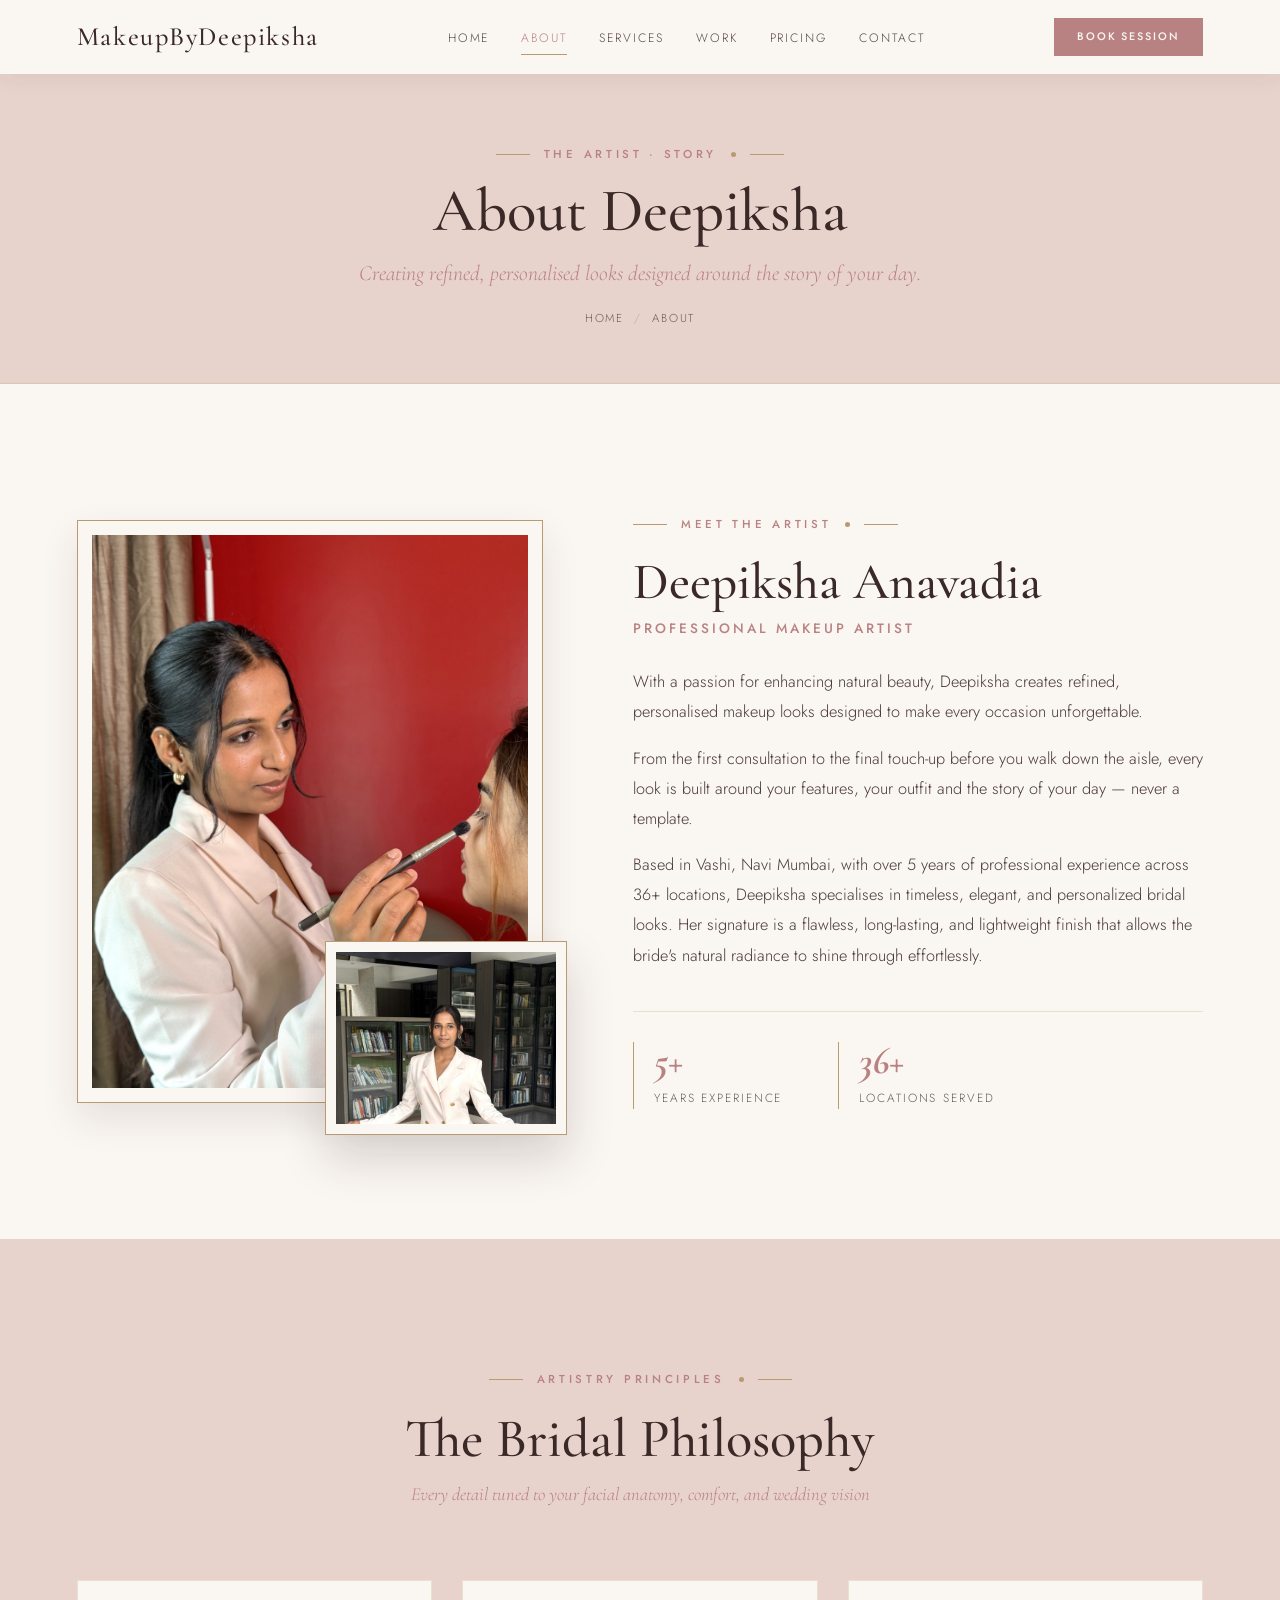
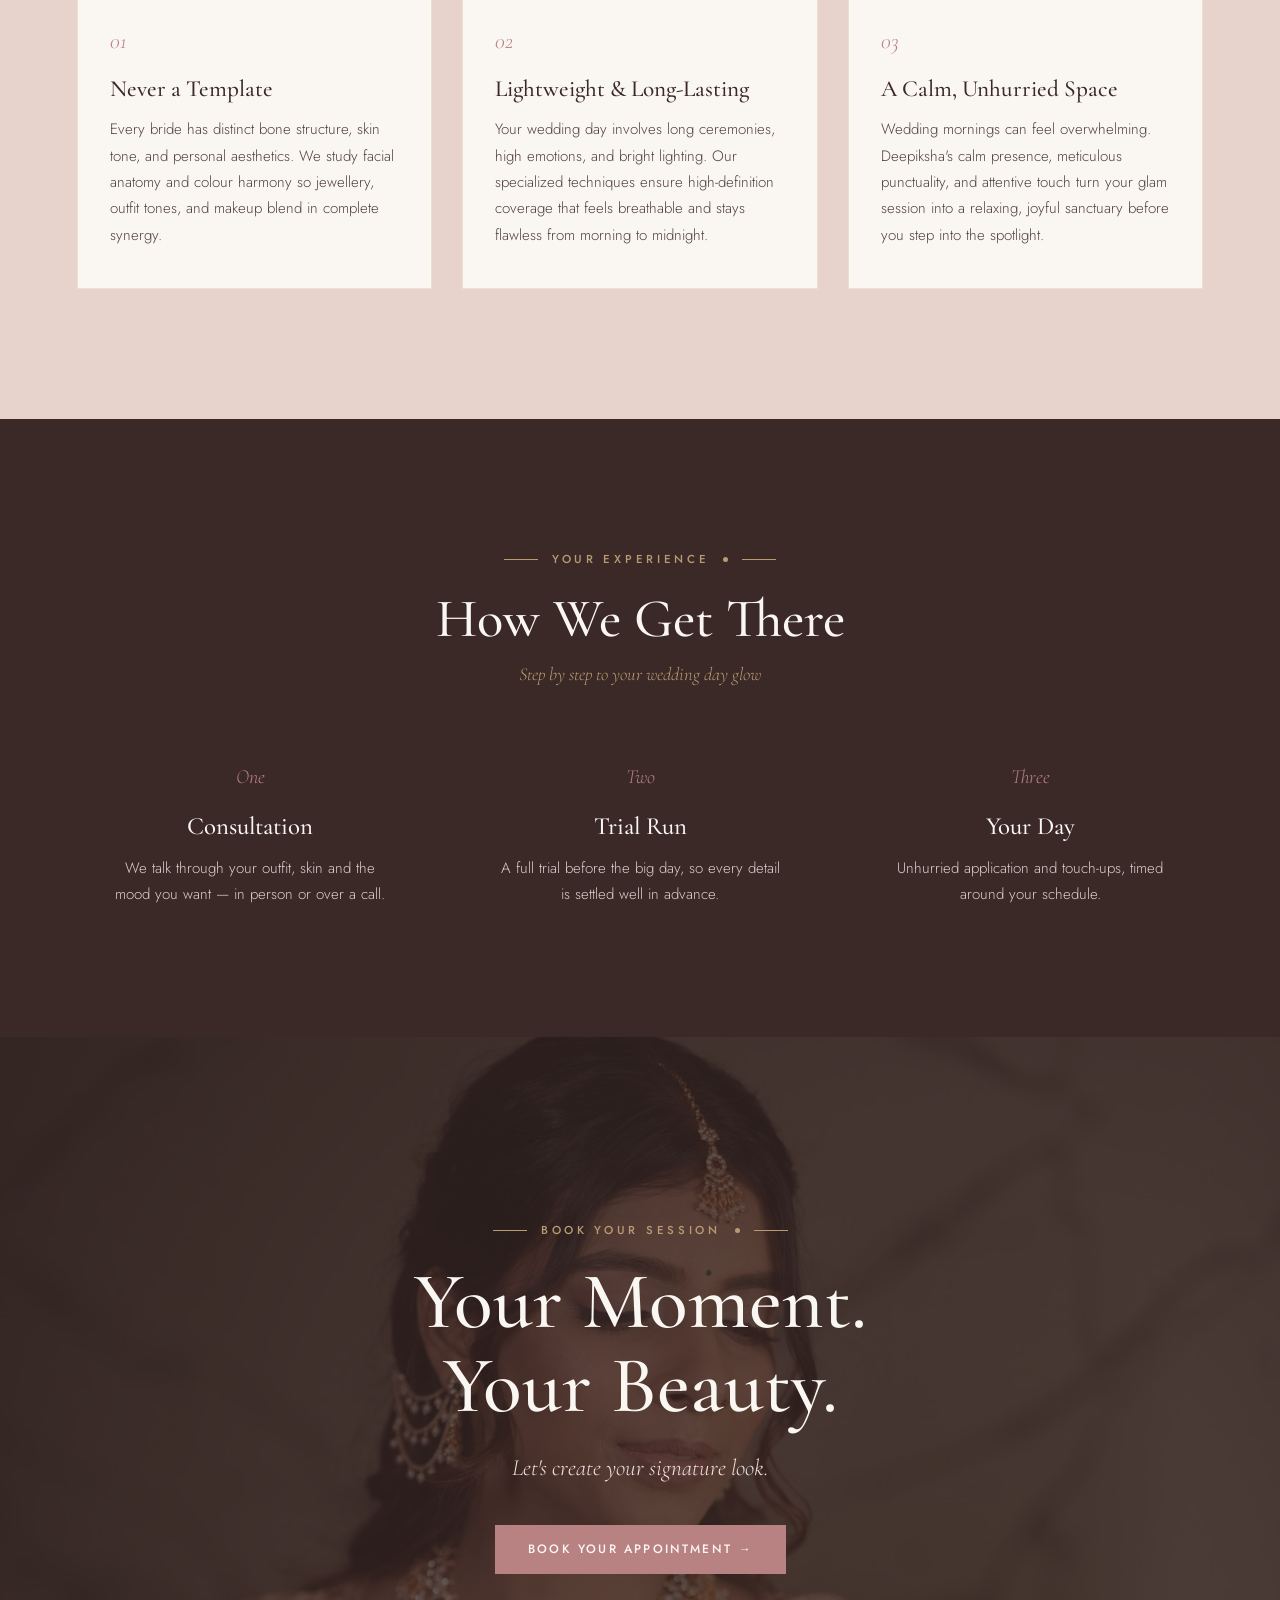
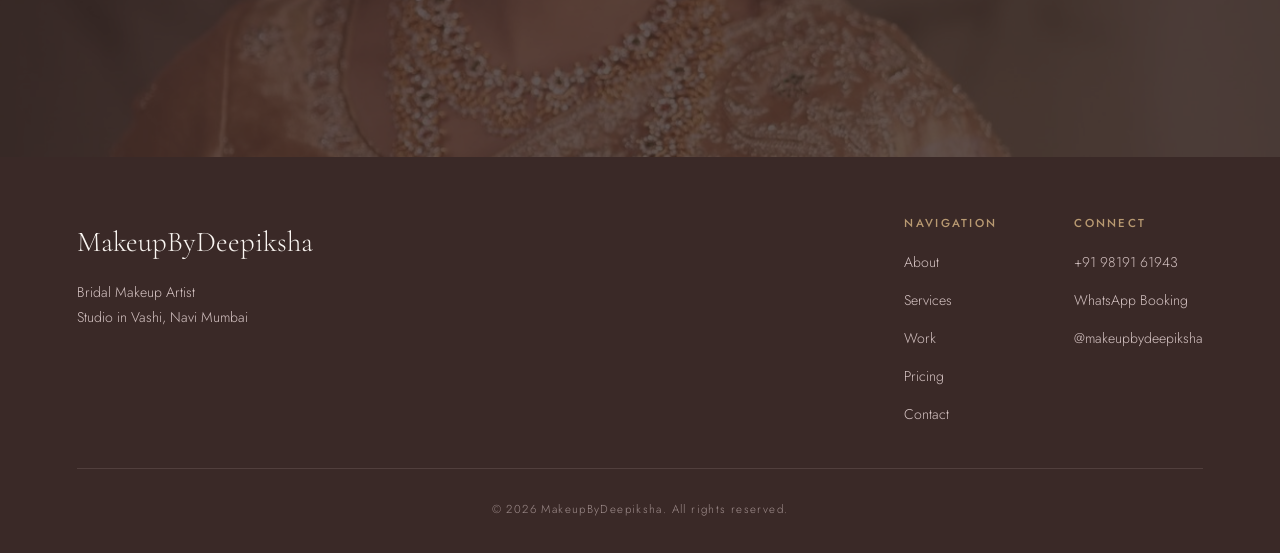
<file: about.html>
<!DOCTYPE html>
<html lang="en">
<head>
  <meta charset="UTF-8">
  <meta name="viewport" content="width=device-width, initial-scale=1.0">
  <title>About Deepiksha | Luxury Bridal Makeup Artist in Vashi, Navi Mumbai</title>
  
  <!-- Primary Meta Tags -->
  <meta name="title" content="About Deepiksha | Luxury Bridal Makeup Artist in Vashi, Navi Mumbai">
  <meta name="description" content="Meet Deepiksha Anavadia, luxury bridal makeup artist based in Vashi, Navi Mumbai. 5+ years of experience across 36+ locations. Discover her bespoke, skin-first bridal philosophy.">
  <meta name="keywords" content="Deepiksha Anavadia, Bridal Makeup Artist Vashi, Luxury Bridal Makeup, Bridal Philosophy, Navi Mumbai Makeup Artist">
  <meta name="author" content="Deepiksha Anavadia">
  <meta name="robots" content="index, follow, max-image-preview:large, max-snippet:-1, max-video-preview:-1">
  <meta name="theme-color" content="#3A2927">
  <meta name="apple-mobile-web-app-capable" content="yes">
  <meta name="apple-mobile-web-app-status-bar-style" content="black-translucent">
  <meta name="apple-mobile-web-app-title" content="MakeupByDeepiksha">

  <!-- Favicon & App Icons -->
  <link rel="icon" type="image/svg+xml" href="images/favicon.svg">
  <link rel="apple-touch-icon" href="images/favicon.svg">

  <!-- Open Graph / Facebook / WhatsApp -->
  <meta property="og:type" content="profile">
  <meta property="og:site_name" content="MakeupByDeepiksha">
  <meta property="og:locale" content="en_IN">
  <meta property="og:url" content="https://makeupbydeepiksha.shurvatech.workers.dev/about.html">
  <meta property="og:title" content="About Deepiksha Anavadia | Luxury Bridal Makeup Artist">
  <meta property="og:description" content="With 5+ years of experience across 36+ locations, Deepiksha crafts timeless, lightweight, and long-lasting bridal looks.">
  <meta property="og:image" content="https://makeupbydeepiksha.shurvatech.workers.dev/images/og-meta-image.jpg?v=3">
  <meta property="og:image:secure_url" content="https://makeupbydeepiksha.shurvatech.workers.dev/images/og-meta-image.jpg?v=3">
  <meta property="og:image:type" content="image/jpeg">
  <meta property="og:image:width" content="800">
  <meta property="og:image:height" content="800">
  <meta property="og:image:alt" content="Deepiksha Anavadia - Luxury Bridal Makeup Artist">

  <!-- Schema.org Microdata & Fallbacks for WhatsApp Scraper -->
  <meta itemprop="name" content="About Deepiksha Anavadia | Luxury Bridal Makeup Artist">
  <meta itemprop="description" content="Learn about Deepiksha Anavadia, certified luxury bridal makeup artist in Vashi, Navi Mumbai with 5+ years experience.">
  <meta itemprop="image" content="https://makeupbydeepiksha.shurvatech.workers.dev/images/og-meta-image.jpg?v=3">
  <link rel="image_src" href="https://makeupbydeepiksha.shurvatech.workers.dev/images/og-meta-image.jpg?v=3">

  <!-- Twitter Card -->
  <meta name="twitter:card" content="summary">
  <meta name="twitter:title" content="About Deepiksha Anavadia | Luxury Bridal Makeup Artist">
  <meta name="twitter:description" content="With 5+ years of experience across 36+ locations, Deepiksha crafts timeless, lightweight, and long-lasting bridal looks.">
  <meta name="twitter:image" content="https://makeupbydeepiksha.shurvatech.workers.dev/images/og-meta-image.jpg?v=3">
  <meta name="twitter:image:alt" content="Deepiksha Anavadia Bridal Makeup Artist">

  <!-- Structured Data / JSON-LD -->
  <script type="application/ld+json">
  {
    "@context": "https://schema.org",
    "@type": "Person",
    "name": "Deepiksha Anavadia",
    "jobTitle": "Luxury Bridal Makeup Artist",
    "worksFor": {
      "@type": "BeautySalon",
      "name": "MakeupByDeepiksha"
    },
    "image": "images/about-portrait.jpg",
    "description": "Professional bridal makeup artist based in Vashi, Navi Mumbai with 5+ years experience.",
    "telephone": "+919819161943",
    "sameAs": [
      "https://www.instagram.com/makeupbydeepiksha"
    ]
  }
  </script>

  <!-- Google Fonts -->
  <link rel="preconnect" href="https://fonts.googleapis.com">
  <link rel="preconnect" href="https://fonts.gstatic.com" crossorigin>
  <link href="https://fonts.googleapis.com/css2?family=Cormorant+Garamond:ital,wght@0,400;0,500;0,600;1,400;1,500&family=Jost:wght@300;400;500;600&display=swap" rel="stylesheet">

  <!-- Stylesheet -->
  <link rel="stylesheet" href="css/style.css">
</head>
<body>

  <!-- ==================== HEADER & NAVIGATION ==================== -->
  <header id="siteHeader" class="header-solid" role="banner">
    <div class="logo-container">
      <a href="index.html" class="logo" aria-label="MakeupByDeepiksha Homepage">
        <span class="logo-full">MakeupByDeepiksha</span>
        <span class="logo-short">Deepiksha</span>
      </a>
    </div>

    <nav class="desktop-nav" aria-label="Main Navigation">
      <ul>
        <li><a href="index.html">Home</a></li>
        <li><a href="about.html" class="active">About</a></li>
        <li><a href="services.html">Services</a></li>
        <li><a href="work.html">Work</a></li>
        <li><a href="pricing.html">Pricing</a></li>
        <li><a href="contact.html">Contact</a></li>
      </ul>
    </nav>

    <div class="nav-actions">
      <a href="https://wa.me/919819161943?text=Hi%20Deepiksha%2C%20I%27d%20like%20to%20book%20a%20makeup%20session" class="btn nav-book-btn" target="_blank" rel="noopener noreferrer">Book Session</a>
      <button class="nav-toggle" id="navToggle" aria-label="Toggle navigation menu" aria-expanded="false" aria-controls="mobileNavDrawer">
        <span></span>
        <span></span>
        <span></span>
      </button>
    </div>
  </header>

  <!-- Mobile Drawer -->
  <div class="mobile-nav-backdrop" id="mobileNavBackdrop"></div>
  <div class="mobile-nav-drawer" id="mobileNavDrawer" role="dialog" aria-modal="true" aria-label="Mobile Navigation">
    <div class="mobile-nav-links">
      <a href="index.html">Home</a>
      <a href="about.html" class="active">About</a>
      <a href="services.html">Services</a>
      <a href="work.html">Work</a>
      <a href="pricing.html">Pricing</a>
      <a href="contact.html">Contact</a>
    </div>
    <div class="mobile-nav-footer">
      <p>Studio in Vashi, Navi Mumbai</p>
      <a href="tel:+919819161943" class="mobile-phone">+91 98191 61943</a>
      <a href="https://wa.me/919819161943?text=Hi%20Deepiksha%2C%20I%27d%20like%20to%20book%20a%20makeup%20session" class="btn" style="width: 100%;" target="_blank" rel="noopener noreferrer">WhatsApp Booking →</a>
    </div>
  </div>

  <main id="main-content">
    <!-- ==================== PAGE BANNER ==================== -->
    <section class="page-header" aria-label="About Page Header">
      <div class="eyebrow">The Artist · Story<span class="dot"></span></div>
      <h1>About Deepiksha</h1>
      <p class="page-subtitle">Creating refined, personalised looks designed around the story of your day.</p>
      <div class="breadcrumbs">
        <a href="index.html">Home</a>
        <span class="sep">/</span>
        <span>About</span>
      </div>
    </section>

    <!-- ==================== ARTIST SPOTLIGHT ==================== -->
    <section class="about-section" style="background: var(--pearl);">
      <div class="about-grid">
        <div class="about-img-wrap reveal-scale">
          <img class="main-img" src="images/about-main.jpg" alt="Deepiksha, bridal makeup artist, applying makeup to a client" width="1012" height="1800">
          <div class="inset-portrait">
            <img src="images/about-portrait.jpg" alt="Portrait of Deepiksha, bridal makeup artist" width="1200" height="1600">
          </div>
        </div>

        <div class="about-text reveal">
          <div class="eyebrow left">Meet the Artist<span class="dot"></span></div>
          <h2>Deepiksha Anavadia</h2>
          <span class="role">Professional Makeup Artist</span>
          
          <p>With a passion for enhancing natural beauty, Deepiksha creates refined, personalised makeup looks designed to make every occasion unforgettable.</p>
          <p>From the first consultation to the final touch-up before you walk down the aisle, every look is built around your features, your outfit and the story of your day — never a template.</p>
          <p>Based in Vashi, Navi Mumbai, with over 5 years of professional experience across 36+ locations, Deepiksha specialises in timeless, elegant, and personalized bridal looks. Her signature is a flawless, long-lasting, and lightweight finish that allows the bride's natural radiance to shine through effortlessly.</p>

          <div class="about-stats">
            <div class="stat">
              <strong>5+</strong>
              <span>Years Experience</span>
            </div>
            <div class="stat">
              <strong>36+</strong>
              <span>Locations Served</span>
            </div>
          </div>
        </div>
      </div>
    </section>

    <!-- ==================== BRIDAL PHILOSOPHY ==================== -->
    <section style="background: var(--blush);">
      <div class="section-title-wrap reveal">
        <div class="eyebrow">Artistry Principles<span class="dot"></span></div>
        <h2>The Bridal Philosophy</h2>
        <p class="subtitle">Every detail tuned to your facial anatomy, comfort, and wedding vision</p>
      </div>

      <div class="philosophy-grid reveal">
        <div class="philosophy-card">
          <span class="icon-num">01</span>
          <h3>Never a Template</h3>
          <p>Every bride has distinct bone structure, skin tone, and personal aesthetics. We study facial anatomy and colour harmony so jewellery, outfit tones, and makeup blend in complete synergy.</p>
        </div>

        <div class="philosophy-card">
          <span class="icon-num">02</span>
          <h3>Lightweight & Long-Lasting</h3>
          <p>Your wedding day involves long ceremonies, high emotions, and bright lighting. Our specialized techniques ensure high-definition coverage that feels breathable and stays flawless from morning to midnight.</p>
        </div>

        <div class="philosophy-card">
          <span class="icon-num">03</span>
          <h3>A Calm, Unhurried Space</h3>
          <p>Wedding mornings can feel overwhelming. Deepiksha's calm presence, meticulous punctuality, and attentive touch turn your glam session into a relaxing, joyful sanctuary before you step into the spotlight.</p>
        </div>
      </div>
    </section>

    <!-- ==================== THE BRIDAL JOURNEY ==================== -->
    <section class="experience-section">
      <div class="section-title-wrap reveal">
        <div class="eyebrow light">Your Experience<span class="dot"></span></div>
        <h2>How We Get There</h2>
        <p class="subtitle" style="color: var(--gold);">Step by step to your wedding day glow</p>
      </div>

      <div class="exp-grid reveal">
        <div class="exp-step">
          <span class="n">One</span>
          <h3>Consultation</h3>
          <p>We talk through your outfit, skin and the mood you want — in person or over a call.</p>
        </div>

        <div class="exp-step">
          <span class="n">Two</span>
          <h3>Trial Run</h3>
          <p>A full trial before the big day, so every detail is settled well in advance.</p>
        </div>

        <div class="exp-step">
          <span class="n">Three</span>
          <h3>Your Day</h3>
          <p>Unhurried application and touch-ups, timed around your schedule.</p>
        </div>
      </div>
    </section>

    <!-- ==================== FINAL CTA ==================== -->
    <section class="final-cta">
      <img src="images/cta-bg.jpg" alt="Bride in golden benarasi saree with layered necklace and mehndi hands" width="1333" height="2000" loading="lazy">
      <div class="final-cta-content reveal">
        <div class="eyebrow light">Book Your Session<span class="dot"></span></div>
        <h2>Your Moment.<br>Your Beauty.</h2>
        <p>Let's create your signature look.</p>
        <a href="https://wa.me/919819161943?text=Hi%20Deepiksha%2C%20I%27d%20like%20to%20book%20a%20makeup%20session" class="btn" target="_blank" rel="noopener noreferrer">Book Your Appointment →</a>
      </div>
    </section>
  </main>

  <!-- ==================== FOOTER ==================== -->
  <footer role="contentinfo">
    <div class="footer-top">
      <div class="footer-brand">
        <div class="f-logo">MakeupByDeepiksha</div>
        <p>Bridal Makeup Artist<br>Studio in Vashi, Navi Mumbai</p>
      </div>

      <div class="f-cols">
        <div class="f-col">
          <h4>Navigation</h4>
          <ul>
            <li><a href="about.html">About</a></li>
            <li><a href="services.html">Services</a></li>
            <li><a href="work.html">Work</a></li>
            <li><a href="pricing.html">Pricing</a></li>
            <li><a href="contact.html">Contact</a></li>
          </ul>
        </div>

        <div class="f-col">
          <h4>Connect</h4>
          <ul>
            <li><a href="tel:+919819161943">+91 98191 61943</a></li>
            <li><a href="https://wa.me/919819161943?text=Hi%20Deepiksha%2C%20I%27d%20like%20to%20book%20a%20makeup%20session" target="_blank" rel="noopener noreferrer">WhatsApp Booking</a></li>
            <li><a href="https://instagram.com/makeupbydeepiksha" target="_blank" rel="noopener noreferrer">@makeupbydeepiksha</a></li>
          </ul>
        </div>
      </div>
    </div>

    <div class="copyright">
      © 2026 MakeupByDeepiksha. All rights reserved.
    </div>
  </footer>

  <script src="js/script.js" defer></script>
</body>
</html>
</file>
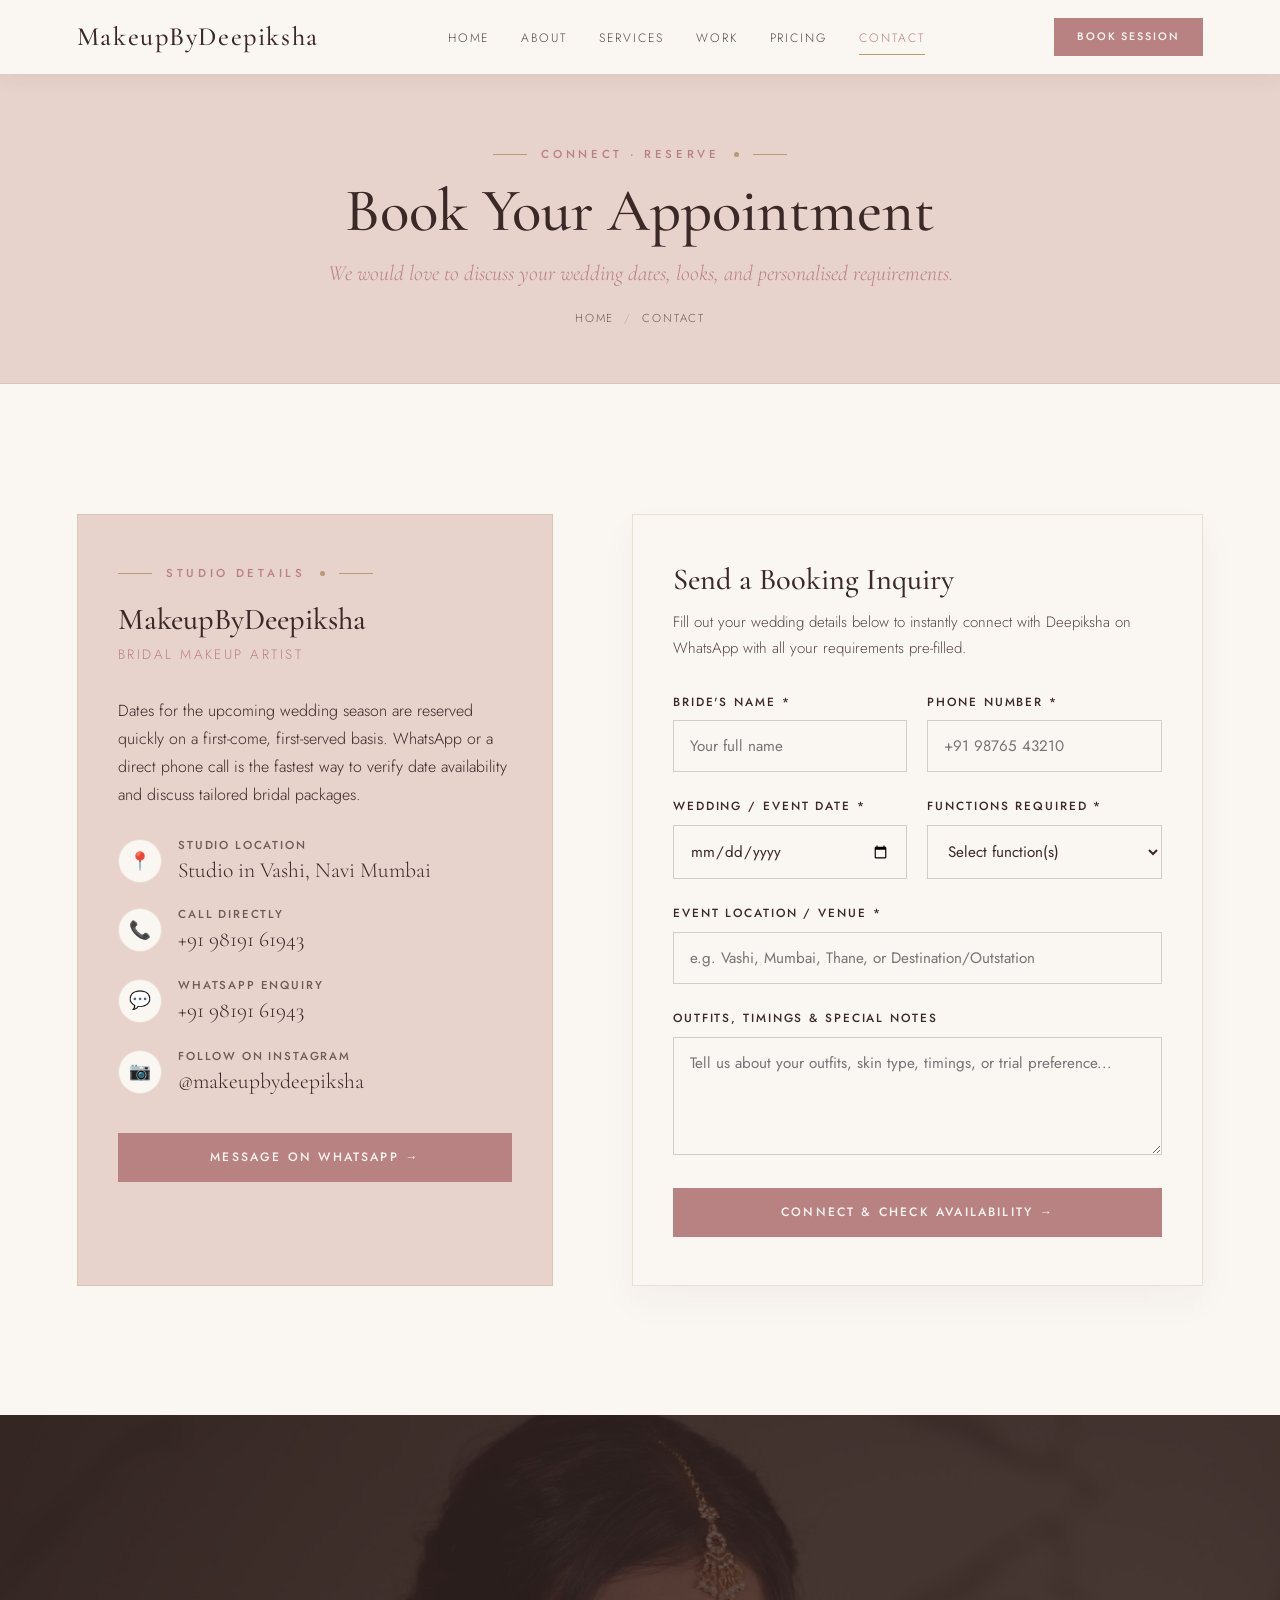
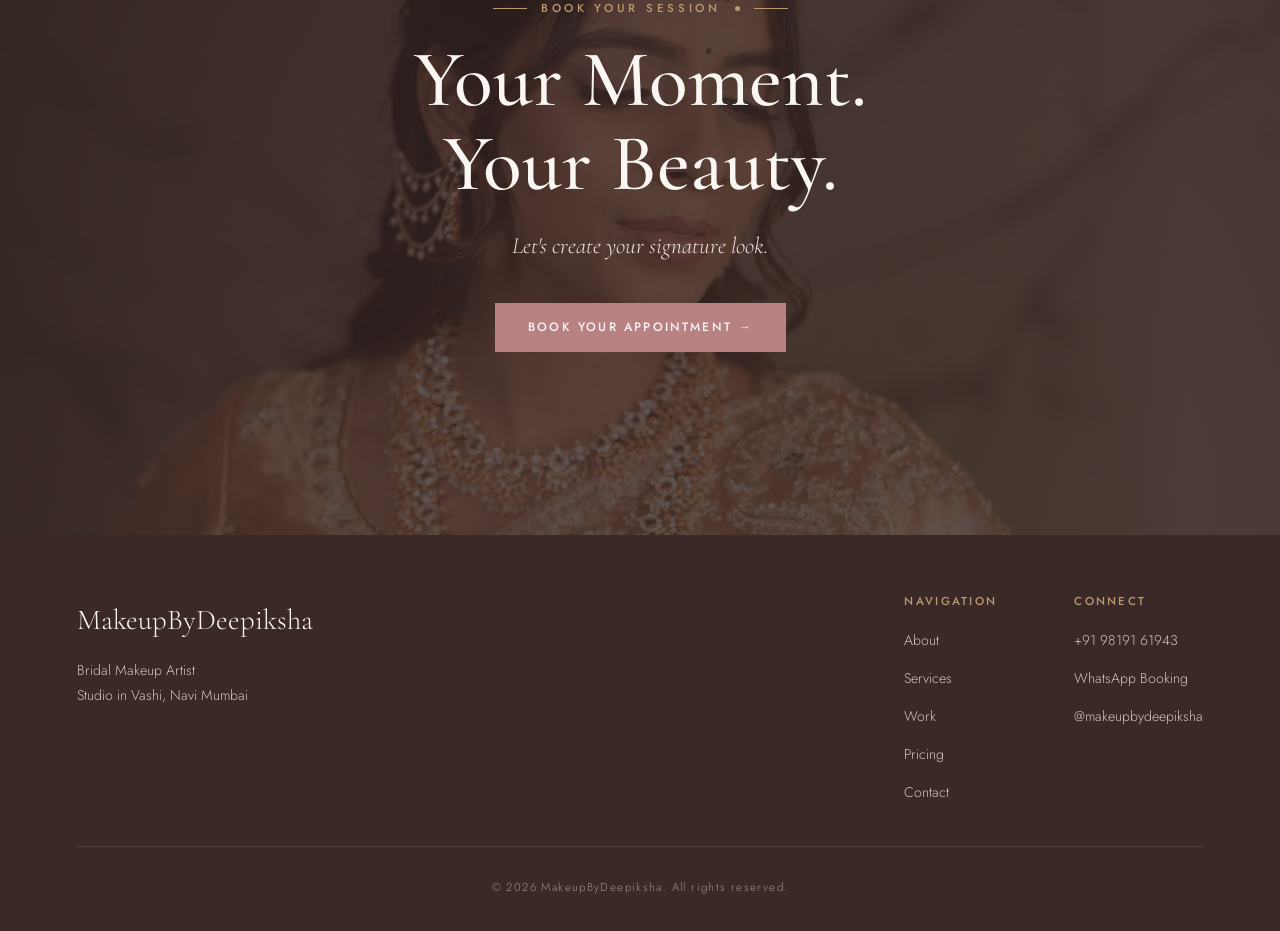
<file: contact.html>
<!DOCTYPE html>
<html lang="en">
<head>
  <meta charset="UTF-8">
  <meta name="viewport" content="width=device-width, initial-scale=1.0">
  <title>Contact & Book Consultation | MakeupByDeepiksha Vashi</title>
  
  <!-- Primary Meta Tags -->
  <meta name="title" content="Contact & Book Consultation | MakeupByDeepiksha Vashi">
  <meta name="description" content="Book your bridal makeup consultation with MakeupByDeepiksha in Vashi, Navi Mumbai. Direct WhatsApp, phone (+91 98191 61943), and Instagram booking.">
  <meta name="keywords" content="Book Bridal Makeup Artist, Contact MakeupByDeepiksha, Makeup Studio Vashi, Navi Mumbai Bridal Makeup Enquiry">
  <meta name="author" content="Deepiksha Anavadia">
  <meta name="robots" content="index, follow, max-image-preview:large, max-snippet:-1, max-video-preview:-1">
  <meta name="theme-color" content="#3A2927">
  <meta name="apple-mobile-web-app-capable" content="yes">
  <meta name="apple-mobile-web-app-status-bar-style" content="black-translucent">
  <meta name="apple-mobile-web-app-title" content="MakeupByDeepiksha">

  <!-- Favicon & App Icons -->
  <link rel="icon" type="image/svg+xml" href="images/favicon.svg">
  <link rel="apple-touch-icon" href="images/favicon.svg">

  <!-- Open Graph / Facebook / WhatsApp -->
  <meta property="og:type" content="website">
  <meta property="og:site_name" content="MakeupByDeepiksha">
  <meta property="og:locale" content="en_IN">
  <meta property="og:url" content="https://makeupbydeepiksha.shurvatech.workers.dev/contact.html">
  <meta property="og:title" content="Book Bridal Makeup Consultation | MakeupByDeepiksha">
  <meta property="og:description" content="Connect with Deepiksha for wedding date availability, trials in Vashi, and bespoke bridal packages.">
  <meta property="og:image" content="https://makeupbydeepiksha.shurvatech.workers.dev/images/og-meta-image.jpg?v=3">
  <meta property="og:image:secure_url" content="https://makeupbydeepiksha.shurvatech.workers.dev/images/og-meta-image.jpg?v=3">
  <meta property="og:image:type" content="image/jpeg">
  <meta property="og:image:width" content="800">
  <meta property="og:image:height" content="800">
  <meta property="og:image:alt" content="MakeupByDeepiksha Contact and Booking Studio">

  <!-- Schema.org Microdata & Fallbacks for WhatsApp Scraper -->
  <meta itemprop="name" content="Book Bridal Makeup Consultation | MakeupByDeepiksha">
  <meta itemprop="description" content="Connect with Deepiksha for wedding date availability, trials in Vashi, and bespoke bridal packages.">
  <meta itemprop="image" content="https://makeupbydeepiksha.shurvatech.workers.dev/images/og-meta-image.jpg?v=3">
  <link rel="image_src" href="https://makeupbydeepiksha.shurvatech.workers.dev/images/og-meta-image.jpg?v=3">

  <!-- Twitter Card -->
  <meta name="twitter:card" content="summary">
  <meta name="twitter:title" content="Book Bridal Makeup Consultation | MakeupByDeepiksha">
  <meta name="twitter:description" content="Connect with Deepiksha for wedding date availability, trials in Vashi, and bespoke bridal packages.">
  <meta name="twitter:image" content="https://makeupbydeepiksha.shurvatech.workers.dev/images/og-meta-image.jpg?v=3">
  <meta name="twitter:image:alt" content="MakeupByDeepiksha Contact">

  <!-- Structured Data / JSON-LD -->
  <script type="application/ld+json">
  {
    "@context": "https://schema.org",
    "@type": "ContactPage",
    "mainEntity": {
      "@type": "BeautySalon",
      "name": "MakeupByDeepiksha",
      "telephone": "+919819161943",
      "address": {
        "@type": "PostalAddress",
        "addressLocality": "Vashi",
        "addressRegion": "Navi Mumbai, Maharashtra",
        "addressCountry": "IN"
      },
      "url": "https://makeupbydeepiksha.com"
    }
  }
  </script>

  <!-- Google Fonts -->
  <link rel="preconnect" href="https://fonts.googleapis.com">
  <link rel="preconnect" href="https://fonts.gstatic.com" crossorigin>
  <link href="https://fonts.googleapis.com/css2?family=Cormorant+Garamond:ital,wght@0,400;0,500;0,600;1,400;1,500&family=Jost:wght@300;400;500;600&display=swap" rel="stylesheet">

  <!-- Stylesheet -->
  <link rel="stylesheet" href="css/style.css">
</head>
<body>

  <!-- ==================== HEADER & NAVIGATION ==================== -->
  <header id="siteHeader" class="header-solid" role="banner">
    <div class="logo-container">
      <a href="index.html" class="logo" aria-label="MakeupByDeepiksha Homepage">
        <span class="logo-full">MakeupByDeepiksha</span>
        <span class="logo-short">Deepiksha</span>
      </a>
    </div>

    <nav class="desktop-nav" aria-label="Main Navigation">
      <ul>
        <li><a href="index.html">Home</a></li>
        <li><a href="about.html">About</a></li>
        <li><a href="services.html">Services</a></li>
        <li><a href="work.html">Work</a></li>
        <li><a href="pricing.html">Pricing</a></li>
        <li><a href="contact.html" class="active">Contact</a></li>
      </ul>
    </nav>

    <div class="nav-actions">
      <a href="https://wa.me/919819161943?text=Hi%20Deepiksha%2C%20I%27d%20like%20to%20book%20a%20makeup%20session" class="btn nav-book-btn" target="_blank" rel="noopener noreferrer">Book Session</a>
      <button class="nav-toggle" id="navToggle" aria-label="Toggle navigation menu" aria-expanded="false" aria-controls="mobileNavDrawer">
        <span></span>
        <span></span>
        <span></span>
      </button>
    </div>
  </header>

  <!-- Mobile Drawer -->
  <div class="mobile-nav-backdrop" id="mobileNavBackdrop"></div>
  <div class="mobile-nav-drawer" id="mobileNavDrawer" role="dialog" aria-modal="true" aria-label="Mobile Navigation">
    <div class="mobile-nav-links">
      <a href="index.html">Home</a>
      <a href="about.html">About</a>
      <a href="services.html">Services</a>
      <a href="work.html">Work</a>
      <a href="pricing.html">Pricing</a>
      <a href="contact.html" class="active">Contact</a>
    </div>
    <div class="mobile-nav-footer">
      <p>Studio in Vashi, Navi Mumbai</p>
      <a href="tel:+919819161943" class="mobile-phone">+91 98191 61943</a>
      <a href="https://wa.me/919819161943?text=Hi%20Deepiksha%2C%20I%27d%20like%20to%20book%20a%20makeup%20session" class="btn" style="width: 100%;" target="_blank" rel="noopener noreferrer">WhatsApp Booking →</a>
    </div>
  </div>

  <main id="main-content">
    <!-- ==================== PAGE BANNER ==================== -->
    <section class="page-header" aria-label="Contact Page Header">
      <div class="eyebrow">Connect · Reserve<span class="dot"></span></div>
      <h1>Book Your Appointment</h1>
      <p class="page-subtitle">We would love to discuss your wedding dates, looks, and personalised requirements.</p>
      <div class="breadcrumbs">
        <a href="index.html">Home</a>
        <span class="sep">/</span>
        <span>Contact</span>
      </div>
    </section>

    <!-- ==================== CONTACT SECTION ==================== -->
    <section class="contact-section">
      <div class="contact-grid">
        <!-- Studio & Channel Info -->
        <div class="contact-info-card reveal">
          <div class="eyebrow left">Studio Details<span class="dot"></span></div>
          <h3>MakeupByDeepiksha</h3>
          <span class="subtitle">Bridal Makeup Artist</span>
          
          <p>Dates for the upcoming wedding season are reserved quickly on a first-come, first-served basis. WhatsApp or a direct phone call is the fastest way to verify date availability and discuss tailored bridal packages.</p>

          <div class="contact-channels">
            <!-- Studio Location -->
            <div class="contact-channel-item">
              <div class="channel-icon" aria-hidden="true">📍</div>
              <div class="channel-detail">
                <h4>Studio Location</h4>
                <p>Studio in Vashi, Navi Mumbai</p>
              </div>
            </div>

            <!-- Phone -->
            <div class="contact-channel-item">
              <div class="channel-icon" aria-hidden="true">📞</div>
              <div class="channel-detail">
                <h4>Call Directly</h4>
                <a href="tel:+919819161943">+91 98191 61943</a>
              </div>
            </div>

            <!-- WhatsApp -->
            <div class="contact-channel-item">
              <div class="channel-icon" aria-hidden="true">💬</div>
              <div class="channel-detail">
                <h4>WhatsApp Enquiry</h4>
                <a href="https://wa.me/919819161943?text=Hi%20Deepiksha%2C%20I%27d%20like%20to%20book%20a%20makeup%20session" target="_blank" rel="noopener noreferrer">+91 98191 61943</a>
              </div>
            </div>

            <!-- Instagram -->
            <div class="contact-channel-item">
              <div class="channel-icon" aria-hidden="true">📷</div>
              <div class="channel-detail">
                <h4>Follow on Instagram</h4>
                <a href="https://instagram.com/makeupbydeepiksha" target="_blank" rel="noopener noreferrer">@makeupbydeepiksha</a>
              </div>
            </div>
          </div>

          <div style="margin-top: 36px;">
            <a href="https://wa.me/919819161943?text=Hi%20Deepiksha%2C%20I%27d%20like%20to%20book%20a%20makeup%20session" class="btn" style="width: 100%;" target="_blank" rel="noopener noreferrer">Message on WhatsApp →</a>
          </div>
        </div>

        <!-- Consultation Inquiry Form -->
        <div class="contact-form-wrap reveal">
          <h3>Send a Booking Inquiry</h3>
          <p class="form-desc">Fill out your wedding details below to instantly connect with Deepiksha on WhatsApp with all your requirements pre-filled.</p>

          <form id="consultationForm" aria-label="Bridal consultation inquiry form">
            <div class="form-row">
              <div class="form-group">
                <label for="brideName">Bride's Name *</label>
                <input type="text" id="brideName" name="brideName" placeholder="Your full name" required>
              </div>

              <div class="form-group">
                <label for="bridePhone">Phone Number *</label>
                <input type="tel" id="bridePhone" name="bridePhone" placeholder="+91 98765 43210" required>
              </div>
            </div>

            <div class="form-row">
              <div class="form-group">
                <label for="eventDate">Wedding / Event Date *</label>
                <input type="date" id="eventDate" name="eventDate" required>
              </div>

              <div class="form-group">
                <label for="eventType">Functions Required *</label>
                <select id="eventType" name="eventType" required>
                  <option value="" disabled selected>Select function(s)</option>
                  <option value="Wedding Day Only">Wedding Day Only</option>
                  <option value="Wedding & Reception">Wedding & Reception</option>
                  <option value="Complete Bridal Package (3+ Events)">Complete Bridal Package (3+ Events)</option>
                  <option value="Engagement">Engagement</option>
                  <option value="Sangeet / Cocktail">Sangeet / Cocktail</option>
                  <option value="Haldi / Mehndi">Haldi / Mehndi</option>
                  <option value="Other Celebrations">Other Celebrations</option>
                </select>
              </div>
            </div>

            <div class="form-group">
              <label for="eventLocation">Event Location / Venue *</label>
              <input type="text" id="eventLocation" name="eventLocation" placeholder="e.g. Vashi, Mumbai, Thane, or Destination/Outstation" required>
            </div>

            <div class="form-group">
              <label for="eventNotes">Outfits, Timings & Special Notes</label>
              <textarea id="eventNotes" name="eventNotes" rows="4" placeholder="Tell us about your outfits, skin type, timings, or trial preference..."></textarea>
            </div>

            <button type="submit" class="btn" style="width: 100%;">Connect & Check Availability →</button>
          </form>
        </div>
      </div>
    </section>

    <!-- ==================== FINAL CTA ==================== -->
    <section class="final-cta">
      <img src="images/cta-bg.jpg" alt="Bride in golden benarasi saree with layered necklace and mehndi hands" width="1333" height="2000" loading="lazy">
      <div class="final-cta-content reveal">
        <div class="eyebrow light">Book Your Session<span class="dot"></span></div>
        <h2>Your Moment.<br>Your Beauty.</h2>
        <p>Let's create your signature look.</p>
        <a href="https://wa.me/919819161943?text=Hi%20Deepiksha%2C%20I%27d%20like%20to%20book%20a%20makeup%20session" class="btn" target="_blank" rel="noopener noreferrer">Book Your Appointment →</a>
      </div>
    </section>
  </main>

  <!-- ==================== FOOTER ==================== -->
  <footer role="contentinfo">
    <div class="footer-top">
      <div class="footer-brand">
        <div class="f-logo">MakeupByDeepiksha</div>
        <p>Bridal Makeup Artist<br>Studio in Vashi, Navi Mumbai</p>
      </div>

      <div class="f-cols">
        <div class="f-col">
          <h4>Navigation</h4>
          <ul>
            <li><a href="about.html">About</a></li>
            <li><a href="services.html">Services</a></li>
            <li><a href="work.html">Work</a></li>
            <li><a href="pricing.html">Pricing</a></li>
            <li><a href="contact.html">Contact</a></li>
          </ul>
        </div>

        <div class="f-col">
          <h4>Connect</h4>
          <ul>
            <li><a href="tel:+919819161943">+91 98191 61943</a></li>
            <li><a href="https://wa.me/919819161943?text=Hi%20Deepiksha%2C%20I%27d%20like%20to%20book%20a%20makeup%20session" target="_blank" rel="noopener noreferrer">WhatsApp Booking</a></li>
            <li><a href="https://instagram.com/makeupbydeepiksha" target="_blank" rel="noopener noreferrer">@makeupbydeepiksha</a></li>
          </ul>
        </div>
      </div>
    </div>

    <div class="copyright">
      © 2026 MakeupByDeepiksha. All rights reserved.
    </div>
  </footer>

  <script src="js/script.js" defer></script>
</body>
</html>
</file>
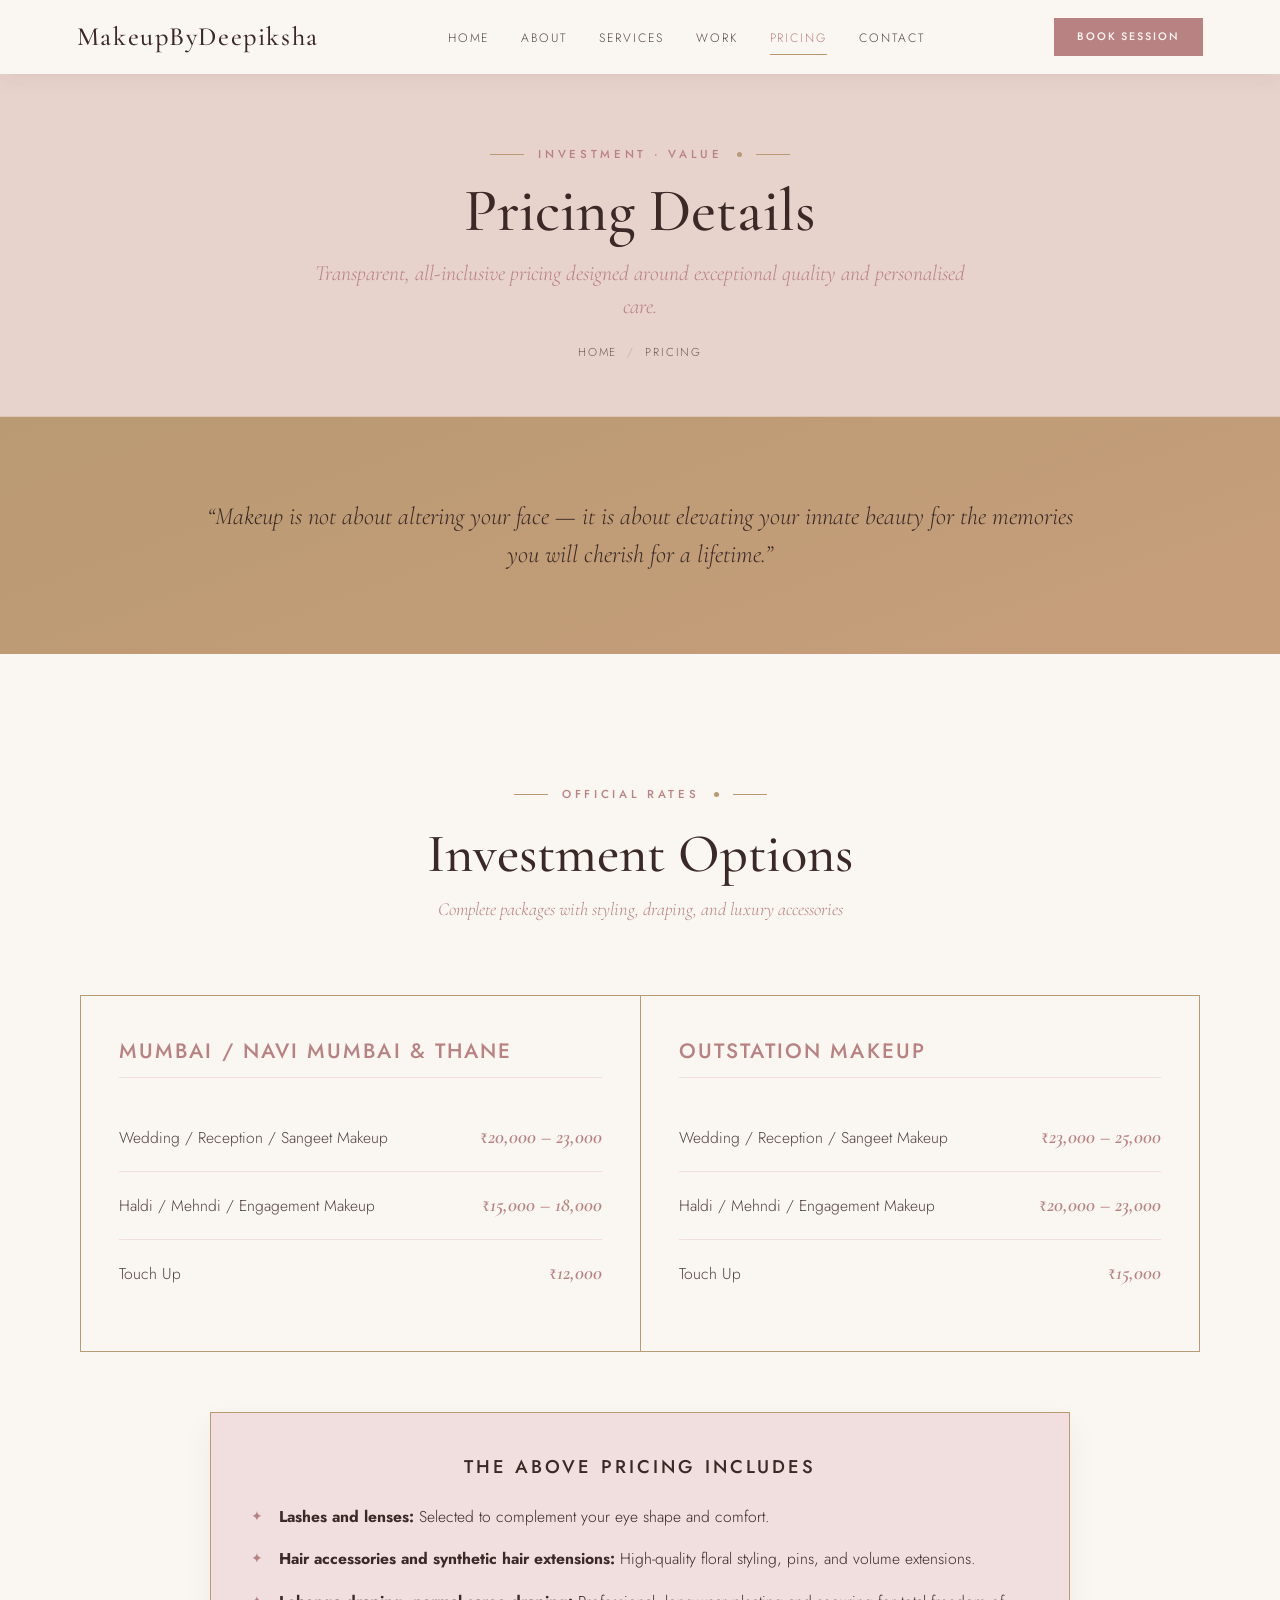
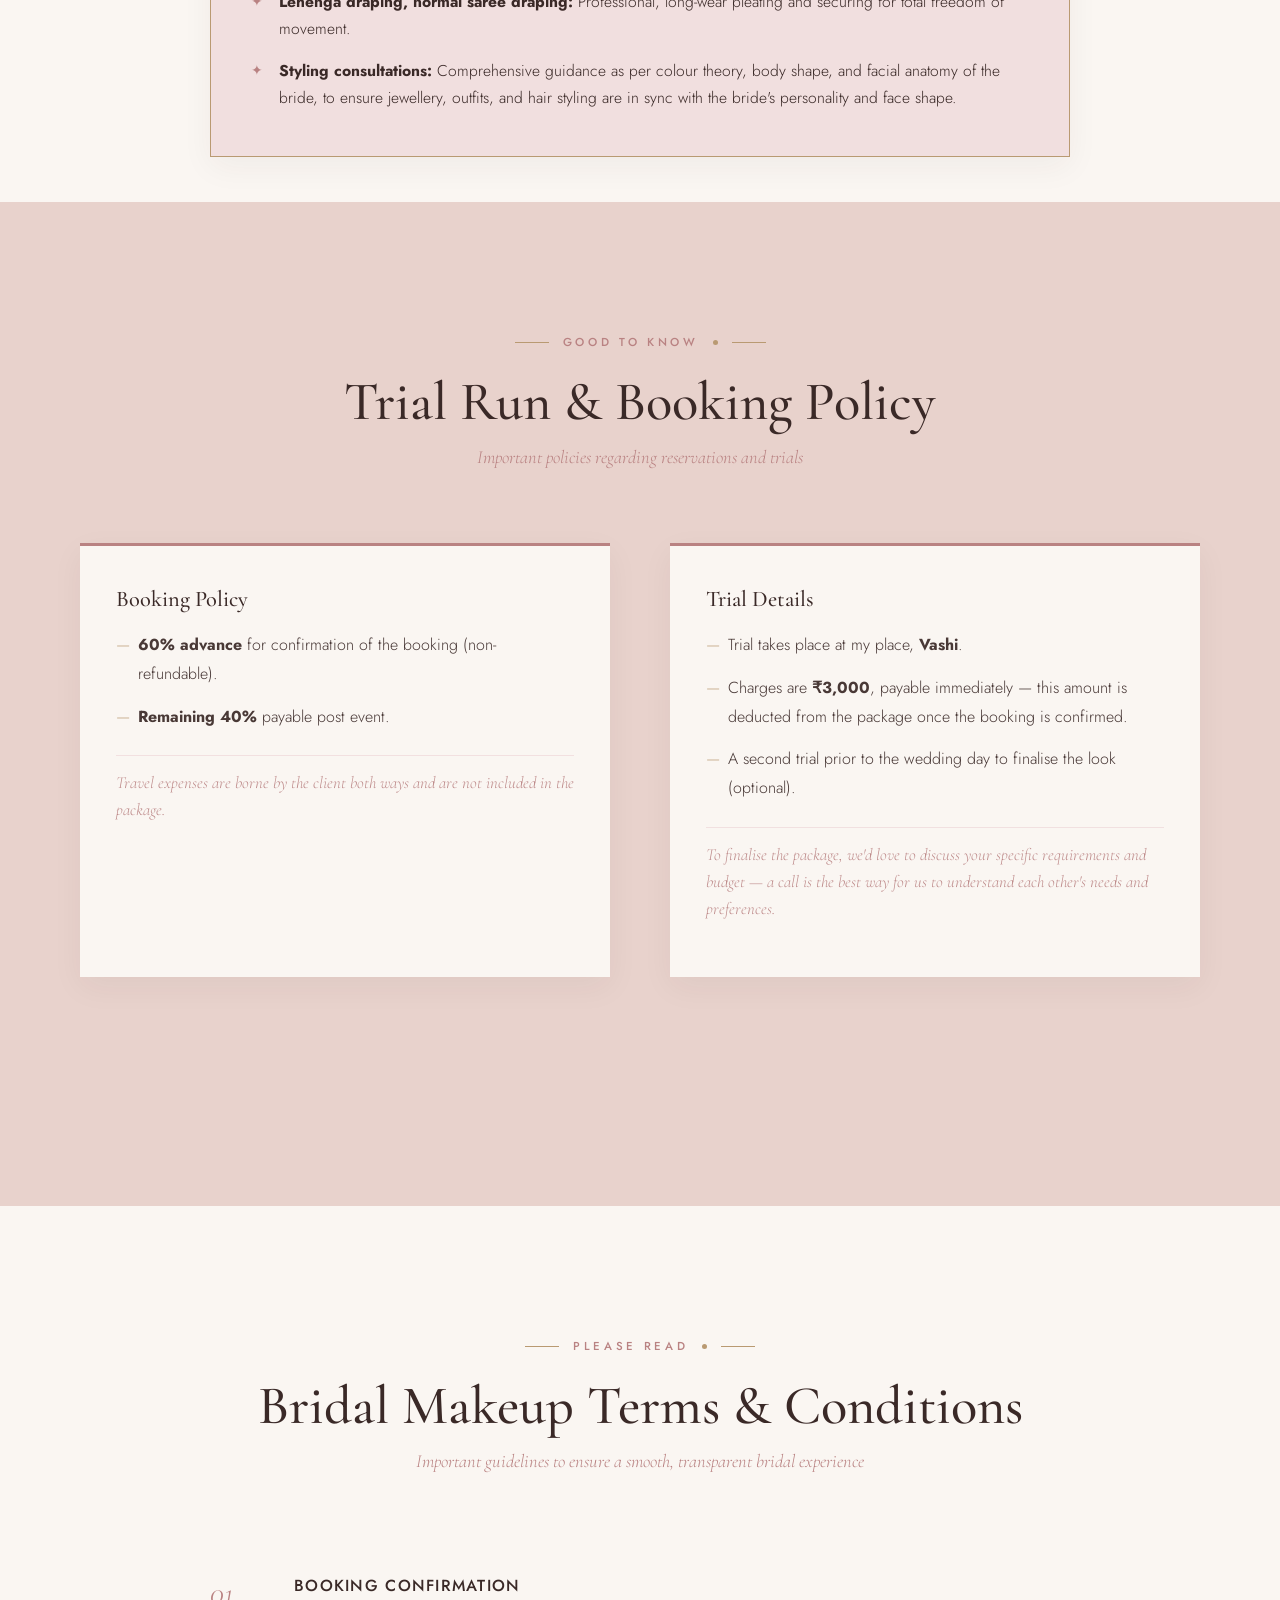
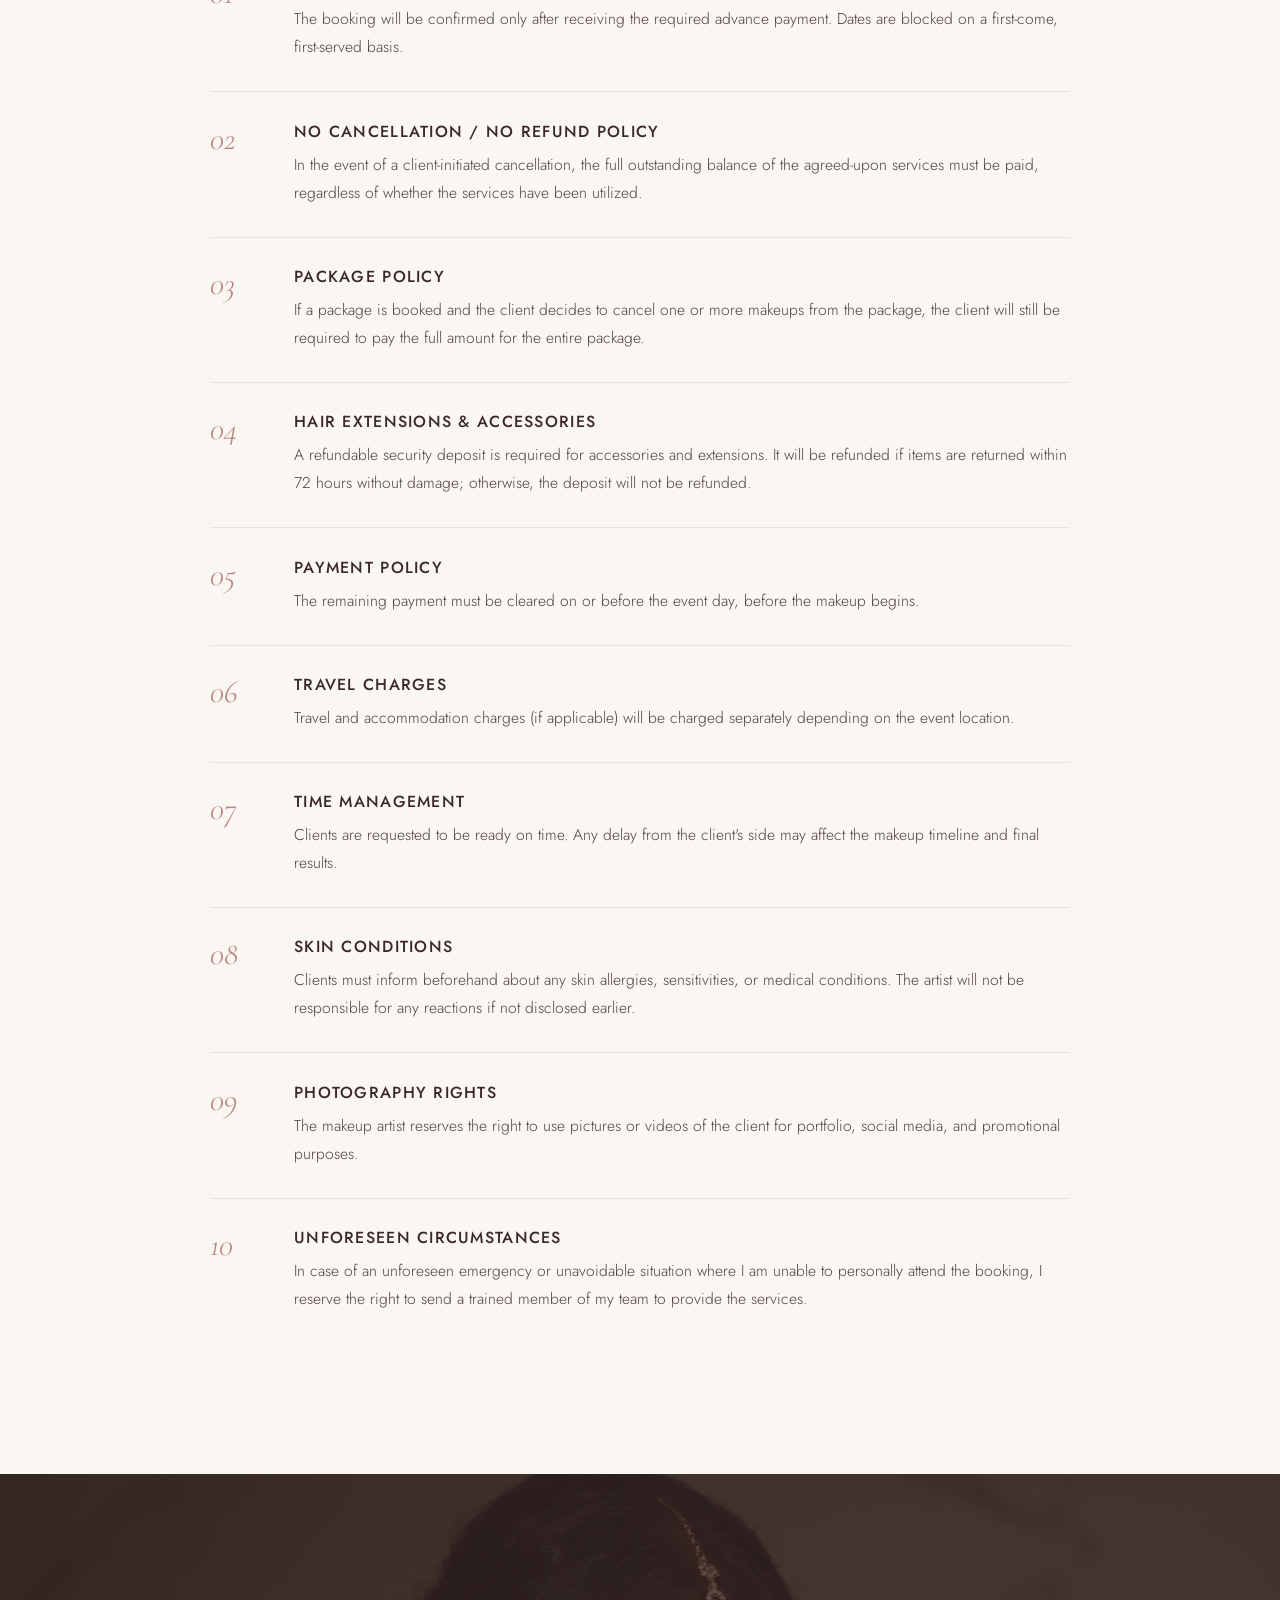
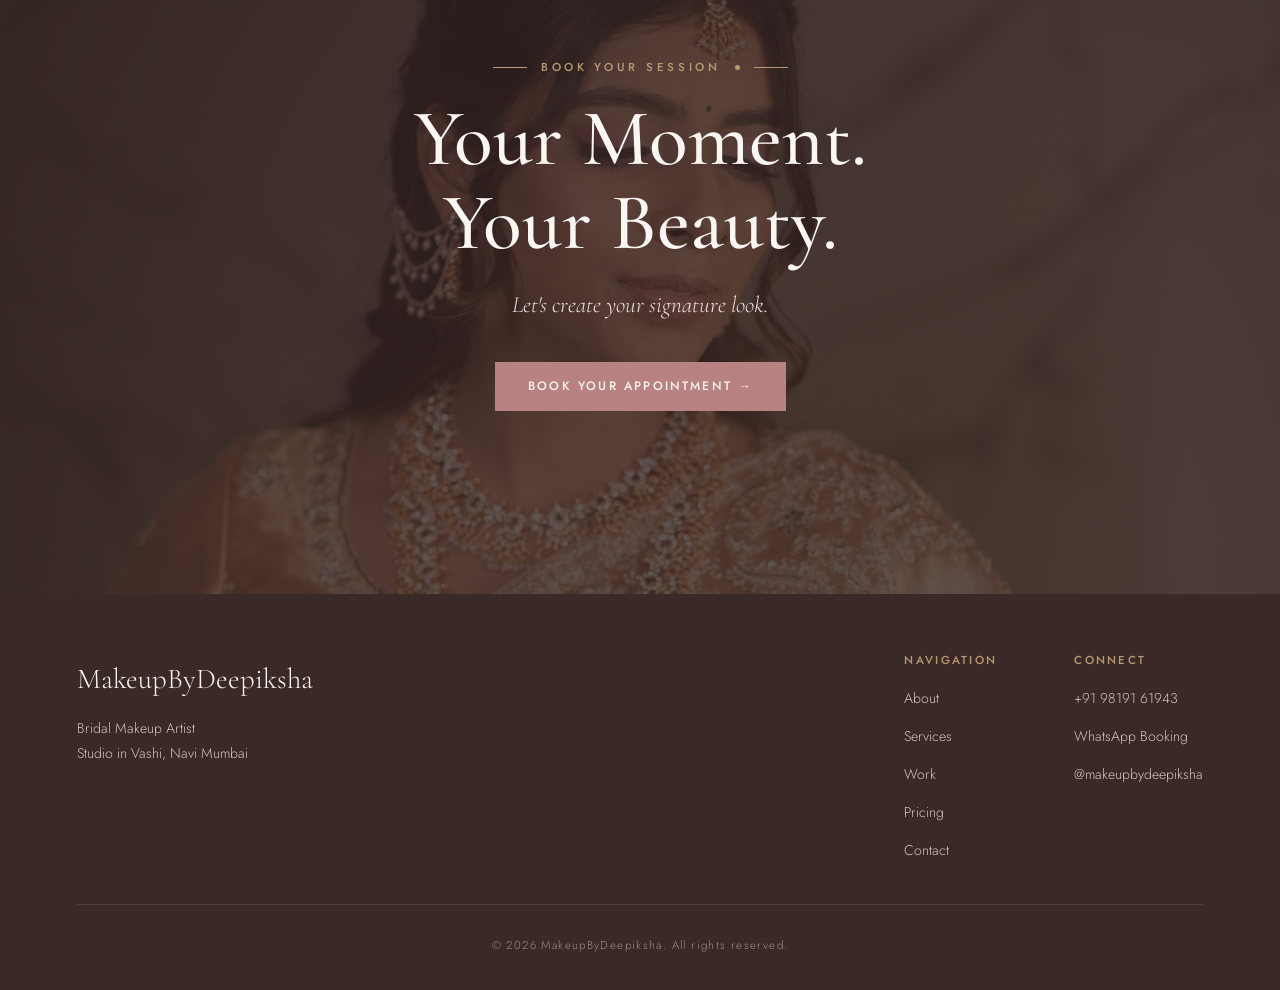
<file: pricing.html>
<!DOCTYPE html>
<html lang="en">
<head>
  <meta charset="UTF-8">
  <meta name="viewport" content="width=device-width, initial-scale=1.0">
  <title>Pricing & Packages | MakeupByDeepiksha Vashi</title>
  
  <!-- Primary Meta Tags -->
  <meta name="title" content="Pricing & Packages | MakeupByDeepiksha Vashi">
  <meta name="description" content="View official bridal and occasion makeup pricing by MakeupByDeepiksha. Packages for Mumbai, Navi Mumbai, Thane and Outstation with full styling and draping inclusions.">
  <meta name="keywords" content="Bridal Makeup Prices Vashi, Wedding Makeup Packages Navi Mumbai, Makeup Artist Rates Thane, Outstation Bridal Makeup">
  <meta name="author" content="Deepiksha Anavadia">
  <meta name="robots" content="index, follow, max-image-preview:large, max-snippet:-1, max-video-preview:-1">
  <meta name="theme-color" content="#3A2927">
  <meta name="apple-mobile-web-app-capable" content="yes">
  <meta name="apple-mobile-web-app-status-bar-style" content="black-translucent">
  <meta name="apple-mobile-web-app-title" content="MakeupByDeepiksha">

  <!-- Favicon & App Icons -->
  <link rel="icon" type="image/svg+xml" href="images/favicon.svg">
  <link rel="apple-touch-icon" href="images/favicon.svg">

  <!-- Open Graph / Facebook / WhatsApp -->
  <meta property="og:type" content="website">
  <meta property="og:site_name" content="MakeupByDeepiksha">
  <meta property="og:locale" content="en_IN">
  <meta property="og:url" content="https://makeupbydeepiksha.shurvatech.workers.dev/pricing.html">
  <meta property="og:title" content="Investment & Pricing Details | MakeupByDeepiksha">
  <meta property="og:description" content="Clear, transparent bridal and occasion makeup packages with complimentary draping, lashes, and hair extensions.">
  <meta property="og:image" content="https://makeupbydeepiksha.shurvatech.workers.dev/images/og-meta-image.jpg?v=3">
  <meta property="og:image:secure_url" content="https://makeupbydeepiksha.shurvatech.workers.dev/images/og-meta-image.jpg?v=3">
  <meta property="og:image:type" content="image/jpeg">
  <meta property="og:image:width" content="800">
  <meta property="og:image:height" content="800">
  <meta property="og:image:alt" content="MakeupByDeepiksha Bridal Packages and Pricing">

  <!-- Schema.org Microdata & Fallbacks for WhatsApp Scraper -->
  <meta itemprop="name" content="Investment & Pricing Details | MakeupByDeepiksha">
  <meta itemprop="description" content="Clear, transparent bridal and occasion makeup packages with complimentary draping, lashes, and hair extensions.">
  <meta itemprop="image" content="https://makeupbydeepiksha.shurvatech.workers.dev/images/og-meta-image.jpg?v=3">
  <link rel="image_src" href="https://makeupbydeepiksha.shurvatech.workers.dev/images/og-meta-image.jpg?v=3">

  <!-- Twitter Card -->
  <meta name="twitter:card" content="summary">
  <meta name="twitter:title" content="Investment & Pricing Details | MakeupByDeepiksha">
  <meta name="twitter:description" content="Clear, transparent bridal and occasion makeup packages with complimentary draping, lashes, and hair extensions.">
  <meta name="twitter:image" content="https://makeupbydeepiksha.shurvatech.workers.dev/images/og-meta-image.jpg?v=3">
  <meta name="twitter:image:alt" content="MakeupByDeepiksha Pricing">

  <!-- Structured Data / JSON-LD -->
  <script type="application/ld+json">
  {
    "@context": "https://schema.org",
    "@type": "PriceSpecification",
    "name": "Bridal Makeup Packages",
    "priceCurrency": "INR",
    "description": "Bridal and occasion makeup package pricing by MakeupByDeepiksha in Mumbai, Navi Mumbai, and Thane."
  }
  </script>

  <!-- Google Fonts -->
  <link rel="preconnect" href="https://fonts.googleapis.com">
  <link rel="preconnect" href="https://fonts.gstatic.com" crossorigin>
  <link href="https://fonts.googleapis.com/css2?family=Cormorant+Garamond:ital,wght@0,400;0,500;0,600;1,400;1,500&family=Jost:wght@300;400;500;600&display=swap" rel="stylesheet">

  <!-- Stylesheet -->
  <link rel="stylesheet" href="css/style.css">
</head>
<body>

  <!-- ==================== HEADER & NAVIGATION ==================== -->
  <header id="siteHeader" class="header-solid" role="banner">
    <div class="logo-container">
      <a href="index.html" class="logo" aria-label="MakeupByDeepiksha Homepage">
        <span class="logo-full">MakeupByDeepiksha</span>
        <span class="logo-short">Deepiksha</span>
      </a>
    </div>

    <nav class="desktop-nav" aria-label="Main Navigation">
      <ul>
        <li><a href="index.html">Home</a></li>
        <li><a href="about.html">About</a></li>
        <li><a href="services.html">Services</a></li>
        <li><a href="work.html">Work</a></li>
        <li><a href="pricing.html" class="active">Pricing</a></li>
        <li><a href="contact.html">Contact</a></li>
      </ul>
    </nav>

    <div class="nav-actions">
      <a href="https://wa.me/919819161943?text=Hi%20Deepiksha%2C%20I%27d%20like%20to%20book%20a%20makeup%20session" class="btn nav-book-btn" target="_blank" rel="noopener noreferrer">Book Session</a>
      <button class="nav-toggle" id="navToggle" aria-label="Toggle navigation menu" aria-expanded="false" aria-controls="mobileNavDrawer">
        <span></span>
        <span></span>
        <span></span>
      </button>
    </div>
  </header>

  <!-- Mobile Drawer -->
  <div class="mobile-nav-backdrop" id="mobileNavBackdrop"></div>
  <div class="mobile-nav-drawer" id="mobileNavDrawer" role="dialog" aria-modal="true" aria-label="Mobile Navigation">
    <div class="mobile-nav-links">
      <a href="index.html">Home</a>
      <a href="about.html">About</a>
      <a href="services.html">Services</a>
      <a href="work.html">Work</a>
      <a href="pricing.html" class="active">Pricing</a>
      <a href="contact.html">Contact</a>
    </div>
    <div class="mobile-nav-footer">
      <p>Studio in Vashi, Navi Mumbai</p>
      <a href="tel:+919819161943" class="mobile-phone">+91 98191 61943</a>
      <a href="https://wa.me/919819161943?text=Hi%20Deepiksha%2C%20I%27d%20like%20to%20book%20a%20makeup%20session" class="btn" style="width: 100%;" target="_blank" rel="noopener noreferrer">WhatsApp Booking →</a>
    </div>
  </div>

  <main id="main-content">
    <!-- ==================== PAGE BANNER ==================== -->
    <section class="page-header" aria-label="Pricing Page Header">
      <div class="eyebrow">Investment · Value<span class="dot"></span></div>
      <h1>Pricing Details</h1>
      <p class="page-subtitle">Transparent, all-inclusive pricing designed around exceptional quality and personalised care.</p>
      <div class="breadcrumbs">
        <a href="index.html">Home</a>
        <span class="sep">/</span>
        <span>Pricing</span>
      </div>
    </section>

    <!-- ==================== QUOTE HERO ==================== -->
    <div class="quote-hero reveal">
      <p>“Makeup is not about altering your face — it is about elevating your innate beauty for the memories you will cherish for a lifetime.”</p>
    </div>

    <!-- ==================== PRICING TABLES ==================== -->
    <section class="pricing-section">
      <div class="section-title-wrap reveal">
        <div class="eyebrow">Official Rates<span class="dot"></span></div>
        <h2>Investment Options</h2>
        <p class="subtitle">Complete packages with styling, draping, and luxury accessories</p>
      </div>

      <div class="price-grid reveal">
        <!-- Mumbai / Navi Mumbai & Thane -->
        <div class="price-card">
          <h3>Mumbai / Navi Mumbai & Thane</h3>
          <div class="price-row">
            <span>Wedding / Reception / Sangeet Makeup</span>
            <span>₹20,000 – 23,000</span>
          </div>
          <div class="price-row">
            <span>Haldi / Mehndi / Engagement Makeup</span>
            <span>₹15,000 – 18,000</span>
          </div>
          <div class="price-row">
            <span>Touch Up</span>
            <span>₹12,000</span>
          </div>
        </div>

        <!-- Outstation Makeup -->
        <div class="price-card">
          <h3>Outstation Makeup</h3>
          <div class="price-row">
            <span>Wedding / Reception / Sangeet Makeup</span>
            <span>₹23,000 – 25,000</span>
          </div>
          <div class="price-row">
            <span>Haldi / Mehndi / Engagement Makeup</span>
            <span>₹20,000 – 23,000</span>
          </div>
          <div class="price-row">
            <span>Touch Up</span>
            <span>₹15,000</span>
          </div>
        </div>
      </div>

      <!-- Included In All Packages -->
      <div class="includes-box reveal">
        <h3>The Above Pricing Includes</h3>
        <ul>
          <li><strong>Lashes and lenses:</strong> Selected to complement your eye shape and comfort.</li>
          <li><strong>Hair accessories and synthetic hair extensions:</strong> High-quality floral styling, pins, and volume extensions.</li>
          <li><strong>Lehenga draping, normal saree draping:</strong> Professional, long-wear pleating and securing for total freedom of movement.</li>
          <li><strong>Styling consultations:</strong> Comprehensive guidance as per colour theory, body shape, and facial anatomy of the bride, to ensure jewellery, outfits, and hair styling are in sync with the bride's personality and face shape.</li>
        </ul>
      </div>
    </section>

    <!-- ==================== TRIAL & BOOKING ==================== -->
    <section class="booking-trial-section">
      <div class="section-title-wrap reveal">
        <div class="eyebrow">Good to Know<span class="dot"></span></div>
        <h2>Trial Run & Booking Policy</h2>
        <p class="subtitle">Important policies regarding reservations and trials</p>
      </div>

      <div class="booking-trial-grid reveal">
        <div class="policy-card">
          <h3>Booking Policy</h3>
          <ul>
            <li><strong>60% advance</strong> for confirmation of the booking (non-refundable).</li>
            <li><strong>Remaining 40%</strong> payable post event.</li>
          </ul>
          <p class="note">Travel expenses are borne by the client both ways and are not included in the package.</p>
        </div>

        <div class="policy-card">
          <h3>Trial Details</h3>
          <ul>
            <li>Trial takes place at my place, <strong>Vashi</strong>.</li>
            <li>Charges are <strong>₹3,000</strong>, payable immediately — this amount is deducted from the package once the booking is confirmed.</li>
            <li>A second trial prior to the wedding day to finalise the look (optional).</li>
          </ul>
          <p class="note">To finalise the package, we'd love to discuss your specific requirements and budget — a call is the best way for us to understand each other's needs and preferences.</p>
        </div>
      </div>

      <div style="text-align: center; margin-top: 50px;" class="reveal">
        <a href="https://wa.me/919819161943?text=Hi%20Deepiksha%2C%20I%27d%20like%20to%20discuss%20pricing%20and%20availability%20for%20my%20wedding" class="btn" target="_blank" rel="noopener noreferrer">Discuss on WhatsApp →</a>
      </div>
    </section>

    <!-- ==================== TERMS & CONDITIONS ==================== -->
    <section class="terms-section" id="terms">
      <div class="section-title-wrap reveal">
        <div class="eyebrow">Please Read<span class="dot"></span></div>
        <h2>Bridal Makeup Terms &amp; Conditions</h2>
        <p class="subtitle">Important guidelines to ensure a smooth, transparent bridal experience</p>
      </div>

      <div class="terms-container">
        <!-- 01 -->
        <article class="term-item reveal">
          <div class="term-num">01</div>
          <div>
            <h4>Booking Confirmation</h4>
            <p>The booking will be confirmed only after receiving the required advance payment. Dates are blocked on a first-come, first-served basis.</p>
          </div>
        </article>

        <!-- 02 -->
        <article class="term-item reveal">
          <div class="term-num">02</div>
          <div>
            <h4>No Cancellation / No Refund Policy</h4>
            <p>In the event of a client-initiated cancellation, the full outstanding balance of the agreed-upon services must be paid, regardless of whether the services have been utilized.</p>
          </div>
        </article>

        <!-- 03 -->
        <article class="term-item reveal">
          <div class="term-num">03</div>
          <div>
            <h4>Package Policy</h4>
            <p>If a package is booked and the client decides to cancel one or more makeups from the package, the client will still be required to pay the full amount for the entire package.</p>
          </div>
        </article>

        <!-- 04 -->
        <article class="term-item reveal">
          <div class="term-num">04</div>
          <div>
            <h4>Hair Extensions &amp; Accessories</h4>
            <p>A refundable security deposit is required for accessories and extensions. It will be refunded if items are returned within 72 hours without damage; otherwise, the deposit will not be refunded.</p>
          </div>
        </article>

        <!-- 05 -->
        <article class="term-item reveal">
          <div class="term-num">05</div>
          <div>
            <h4>Payment Policy</h4>
            <p>The remaining payment must be cleared on or before the event day, before the makeup begins.</p>
          </div>
        </article>

        <!-- 06 -->
        <article class="term-item reveal">
          <div class="term-num">06</div>
          <div>
            <h4>Travel Charges</h4>
            <p>Travel and accommodation charges (if applicable) will be charged separately depending on the event location.</p>
          </div>
        </article>

        <!-- 07 -->
        <article class="term-item reveal">
          <div class="term-num">07</div>
          <div>
            <h4>Time Management</h4>
            <p>Clients are requested to be ready on time. Any delay from the client's side may affect the makeup timeline and final results.</p>
          </div>
        </article>

        <!-- 08 -->
        <article class="term-item reveal">
          <div class="term-num">08</div>
          <div>
            <h4>Skin Conditions</h4>
            <p>Clients must inform beforehand about any skin allergies, sensitivities, or medical conditions. The artist will not be responsible for any reactions if not disclosed earlier.</p>
          </div>
        </article>

        <!-- 09 -->
        <article class="term-item reveal">
          <div class="term-num">09</div>
          <div>
            <h4>Photography Rights</h4>
            <p>The makeup artist reserves the right to use pictures or videos of the client for portfolio, social media, and promotional purposes.</p>
          </div>
        </article>

        <!-- 10 -->
        <article class="term-item reveal">
          <div class="term-num">10</div>
          <div>
            <h4>Unforeseen Circumstances</h4>
            <p>In case of an unforeseen emergency or unavoidable situation where I am unable to personally attend the booking, I reserve the right to send a trained member of my team to provide the services.</p>
          </div>
        </article>
      </div>
    </section>

    <!-- ==================== FINAL CTA ==================== -->
    <section class="final-cta">
      <img src="images/cta-bg.jpg" alt="Bride in golden benarasi saree with layered necklace and mehndi hands" width="1333" height="2000" loading="lazy">
      <div class="final-cta-content reveal">
        <div class="eyebrow light">Book Your Session<span class="dot"></span></div>
        <h2>Your Moment.<br>Your Beauty.</h2>
        <p>Let's create your signature look.</p>
        <a href="https://wa.me/919819161943?text=Hi%20Deepiksha%2C%20I%27d%20like%20to%20book%20a%20makeup%20session" class="btn" target="_blank" rel="noopener noreferrer">Book Your Appointment →</a>
      </div>
    </section>
  </main>

  <!-- ==================== FOOTER ==================== -->
  <footer role="contentinfo">
    <div class="footer-top">
      <div class="footer-brand">
        <div class="f-logo">MakeupByDeepiksha</div>
        <p>Bridal Makeup Artist<br>Studio in Vashi, Navi Mumbai</p>
      </div>

      <div class="f-cols">
        <div class="f-col">
          <h4>Navigation</h4>
          <ul>
            <li><a href="about.html">About</a></li>
            <li><a href="services.html">Services</a></li>
            <li><a href="work.html">Work</a></li>
            <li><a href="pricing.html">Pricing</a></li>
            <li><a href="contact.html">Contact</a></li>
          </ul>
        </div>

        <div class="f-col">
          <h4>Connect</h4>
          <ul>
            <li><a href="tel:+919819161943">+91 98191 61943</a></li>
            <li><a href="https://wa.me/919819161943?text=Hi%20Deepiksha%2C%20I%27d%20like%20to%20book%20a%20makeup%20session" target="_blank" rel="noopener noreferrer">WhatsApp Booking</a></li>
            <li><a href="https://instagram.com/makeupbydeepiksha" target="_blank" rel="noopener noreferrer">@makeupbydeepiksha</a></li>
          </ul>
        </div>
      </div>
    </div>

    <div class="copyright">
      © 2026 MakeupByDeepiksha. All rights reserved.
    </div>
  </footer>

  <script src="js/script.js" defer></script>
</body>
</html>
</file>
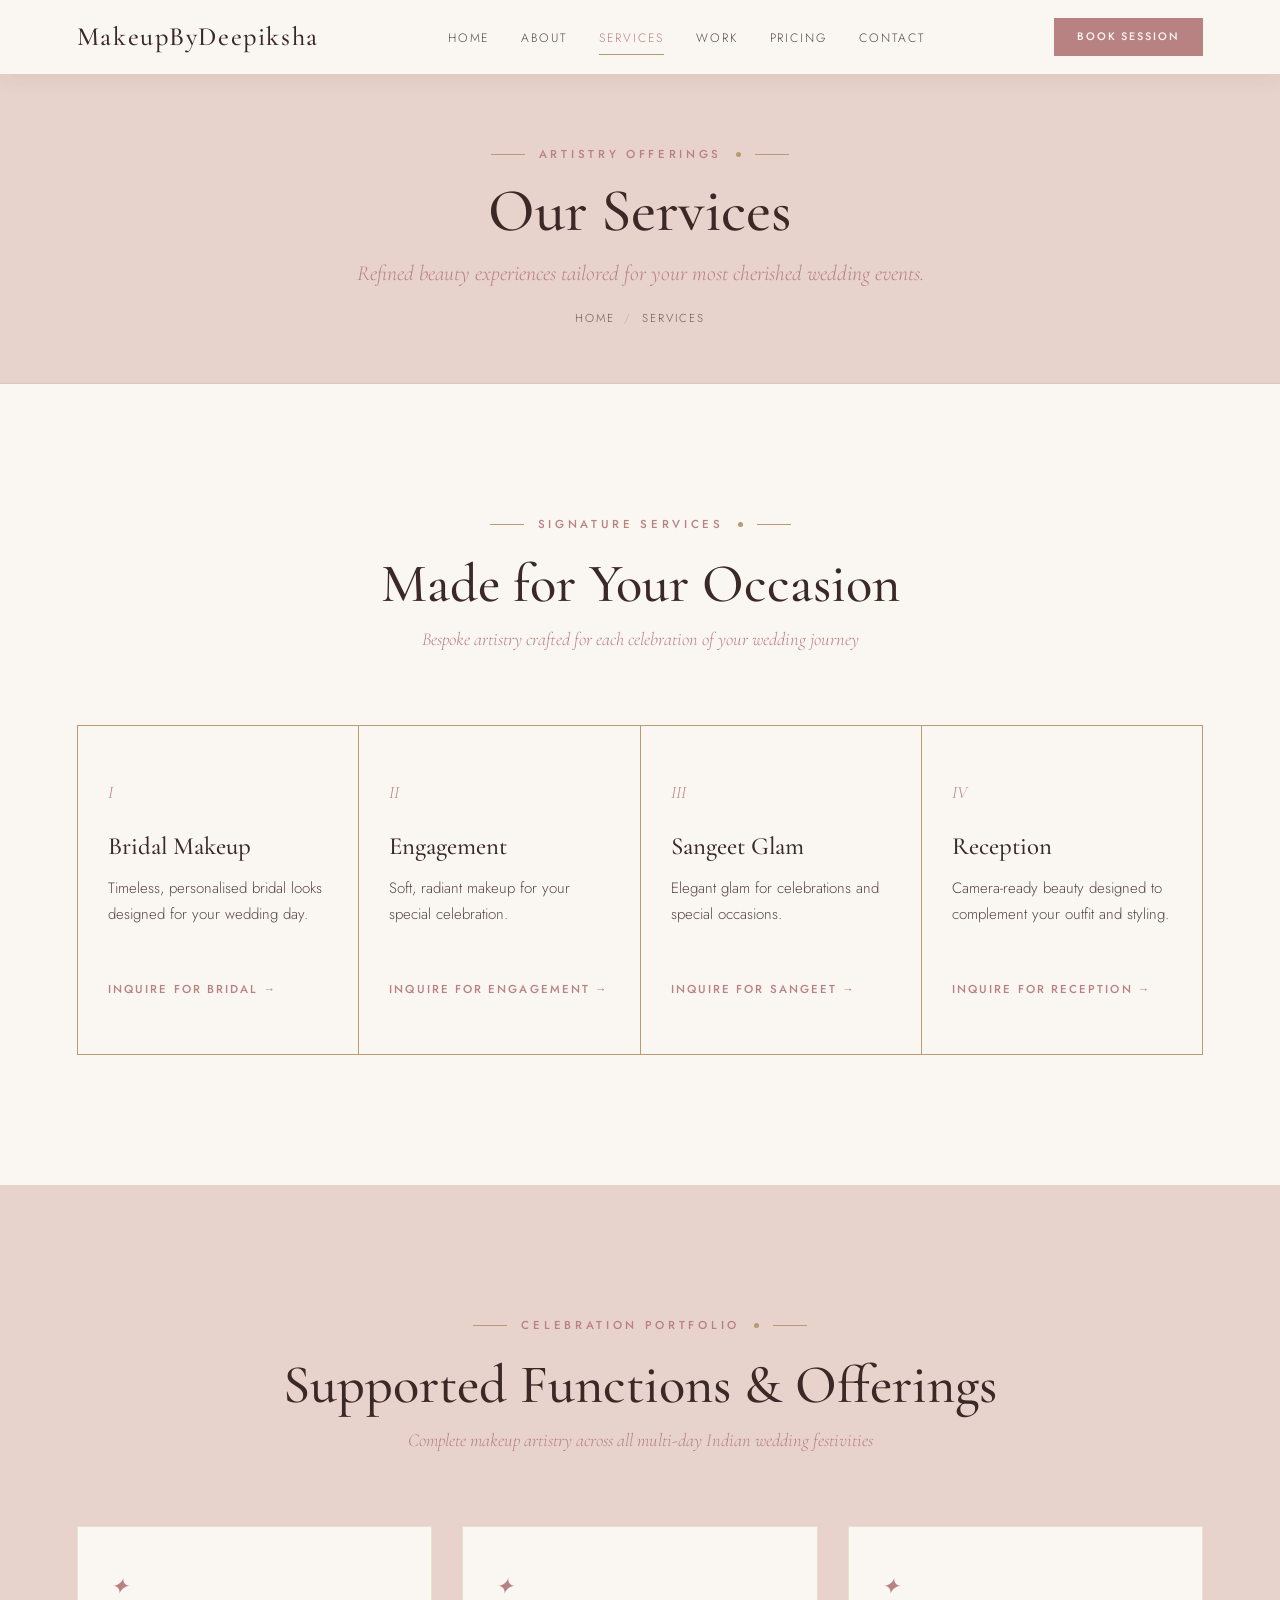
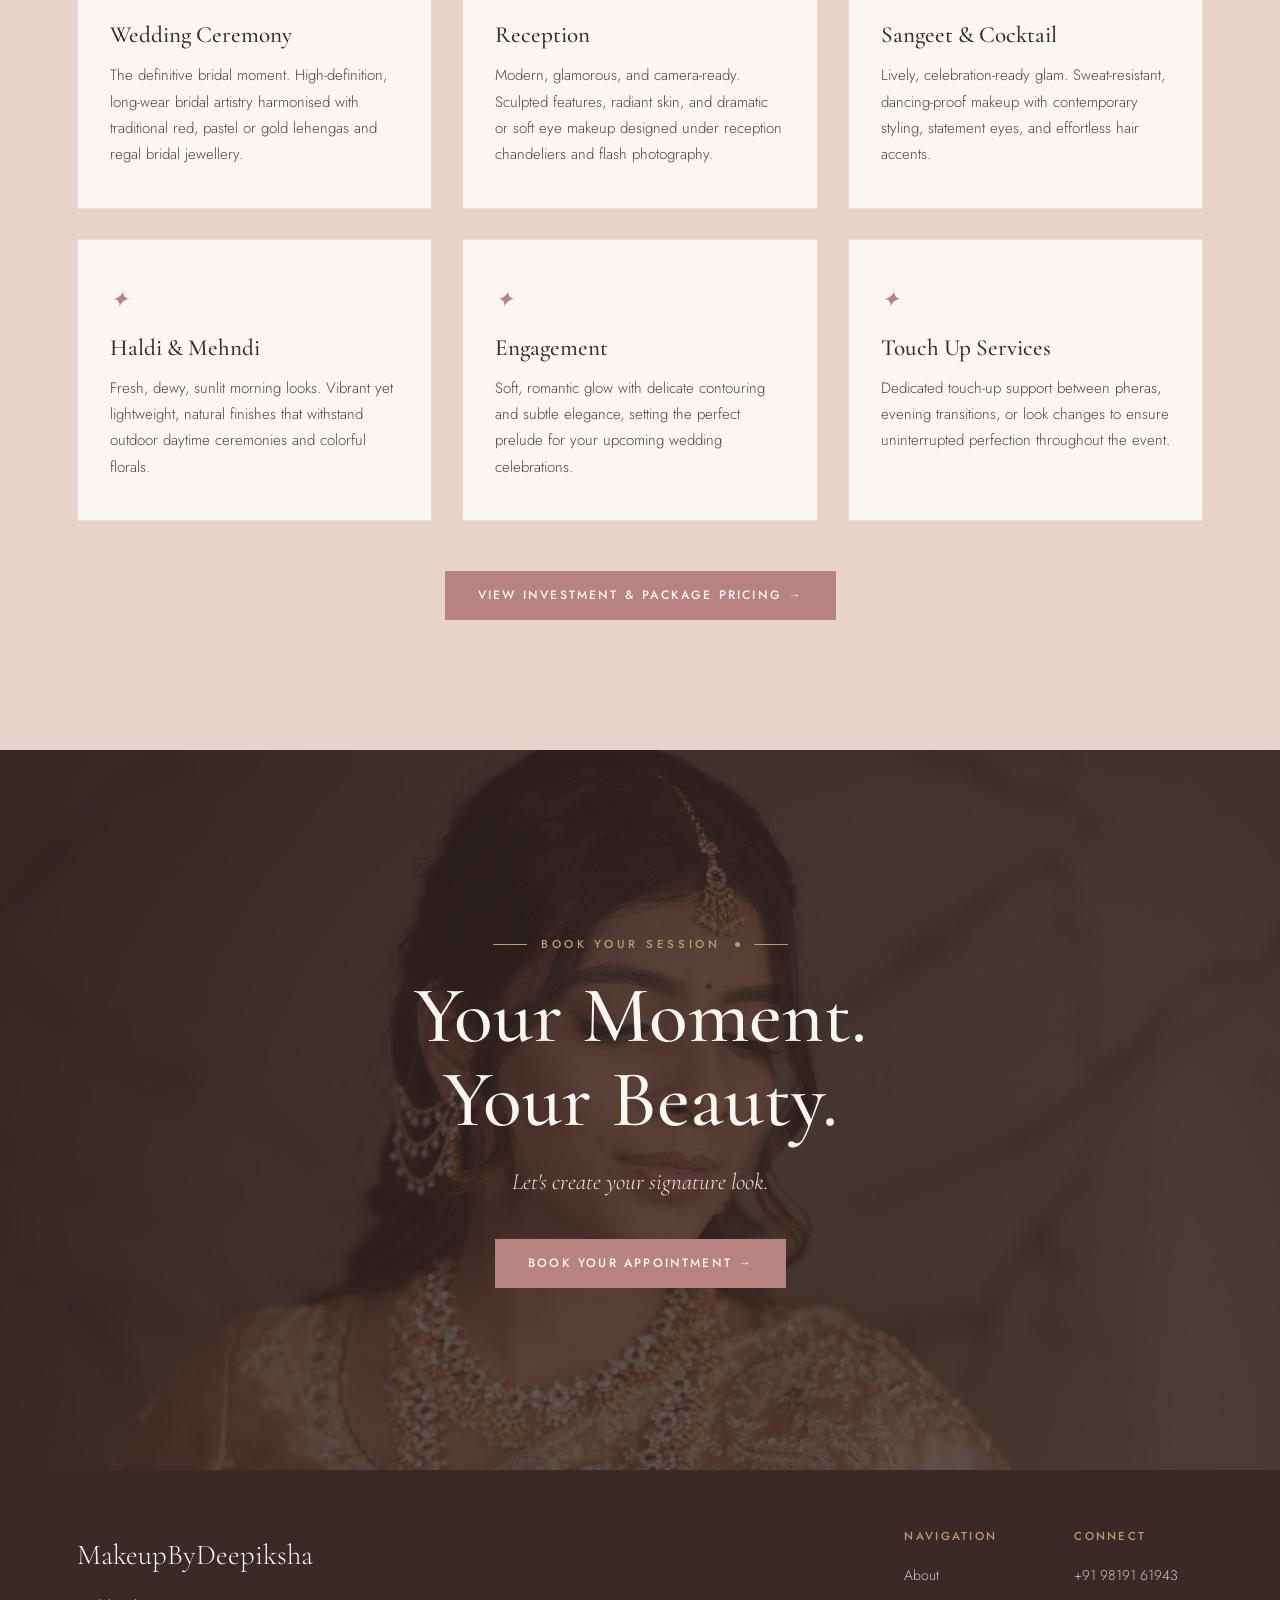
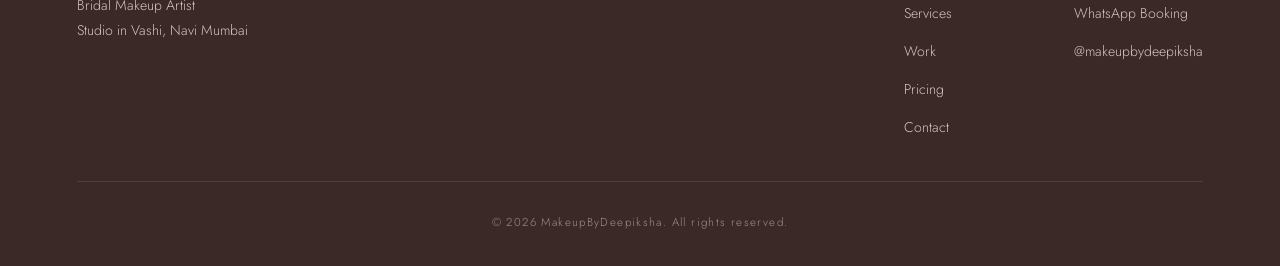
<file: services.html>
<!DOCTYPE html>
<html lang="en">
<head>
  <meta charset="UTF-8">
  <meta name="viewport" content="width=device-width, initial-scale=1.0">
  <title>Bridal & Occasion Makeup Services | MakeupByDeepiksha Vashi</title>
  
  <!-- Primary Meta Tags -->
  <meta name="title" content="Bridal & Occasion Makeup Services | MakeupByDeepiksha Vashi">
  <meta name="description" content="Explore bespoke bridal makeup, engagement, sangeet, and reception glam services by MakeupByDeepiksha in Vashi, Navi Mumbai. Includes luxury lashes, extensions, draping, and styling consultations.">
  <meta name="keywords" content="Bridal Makeup Services, Engagement Makeup, Sangeet Glam, Reception Makeup, Saree Draping Vashi, Wedding Makeup Packages Navi Mumbai">
  <meta name="author" content="Deepiksha Anavadia">
  <meta name="robots" content="index, follow, max-image-preview:large, max-snippet:-1, max-video-preview:-1">
  <meta name="theme-color" content="#3A2927">
  <meta name="apple-mobile-web-app-capable" content="yes">
  <meta name="apple-mobile-web-app-status-bar-style" content="black-translucent">
  <meta name="apple-mobile-web-app-title" content="MakeupByDeepiksha">

  <!-- Favicon & App Icons -->
  <link rel="icon" type="image/svg+xml" href="images/favicon.svg">
  <link rel="apple-touch-icon" href="images/favicon.svg">

  <!-- Open Graph / Facebook / WhatsApp -->
  <meta property="og:type" content="website">
  <meta property="og:site_name" content="MakeupByDeepiksha">
  <meta property="og:locale" content="en_IN">
  <meta property="og:url" content="https://makeupbydeepiksha.shurvatech.workers.dev/services.html">
  <meta property="og:title" content="Bridal & Occasion Makeup Services | MakeupByDeepiksha">
  <meta property="og:description" content="Timeless, personalised bridal artistry with complimentary draping, lash extensions, and color theory consultations in Vashi, Navi Mumbai.">
  <meta property="og:image" content="https://makeupbydeepiksha.shurvatech.workers.dev/images/og-meta-image.jpg?v=3">
  <meta property="og:image:secure_url" content="https://makeupbydeepiksha.shurvatech.workers.dev/images/og-meta-image.jpg?v=3">
  <meta property="og:image:type" content="image/jpeg">
  <meta property="og:image:width" content="800">
  <meta property="og:image:height" content="800">
  <meta property="og:image:alt" content="MakeupByDeepiksha Bridal and Occasion Services">

  <!-- Schema.org Microdata & Fallbacks for WhatsApp Scraper -->
  <meta itemprop="name" content="Bridal & Occasion Makeup Services | MakeupByDeepiksha">
  <meta itemprop="description" content="Timeless, personalised bridal artistry with complimentary draping, lash extensions, and color theory consultations in Vashi, Navi Mumbai.">
  <meta itemprop="image" content="https://makeupbydeepiksha.shurvatech.workers.dev/images/og-meta-image.jpg?v=3">
  <link rel="image_src" href="https://makeupbydeepiksha.shurvatech.workers.dev/images/og-meta-image.jpg?v=3">

  <!-- Twitter Card -->
  <meta name="twitter:card" content="summary">
  <meta name="twitter:title" content="Bridal & Occasion Makeup Services | MakeupByDeepiksha">
  <meta name="twitter:description" content="Timeless, personalised bridal artistry with complimentary draping, lash extensions, and color theory consultations.">
  <meta name="twitter:image" content="https://makeupbydeepiksha.shurvatech.workers.dev/images/og-meta-image.jpg?v=3">
  <meta name="twitter:image:alt" content="MakeupByDeepiksha Bridal Services">

  <!-- Structured Data / JSON-LD -->
  <script type="application/ld+json">
  {
    "@context": "https://schema.org",
    "@type": "Service",
    "serviceType": "Bridal and Occasion Makeup Services",
    "provider": {
      "@type": "BeautySalon",
      "name": "MakeupByDeepiksha",
      "telephone": "+919819161943",
      "address": {
        "@type": "PostalAddress",
        "addressLocality": "Vashi",
        "addressRegion": "Navi Mumbai, Maharashtra",
        "addressCountry": "IN"
      }
    },
    "description": "Luxury bespoke bridal makeup, engagement looks, sangeet glam, and reception styling."
  }
  </script>

  <!-- Google Fonts -->
  <link rel="preconnect" href="https://fonts.googleapis.com">
  <link rel="preconnect" href="https://fonts.gstatic.com" crossorigin>
  <link href="https://fonts.googleapis.com/css2?family=Cormorant+Garamond:ital,wght@0,400;0,500;0,600;1,400;1,500&family=Jost:wght@300;400;500;600&display=swap" rel="stylesheet">

  <!-- Stylesheet -->
  <link rel="stylesheet" href="css/style.css">
</head>
<body>

  <!-- ==================== HEADER & NAVIGATION ==================== -->
  <header id="siteHeader" class="header-solid" role="banner">
    <div class="logo-container">
      <a href="index.html" class="logo" aria-label="MakeupByDeepiksha Homepage">
        <span class="logo-full">MakeupByDeepiksha</span>
        <span class="logo-short">Deepiksha</span>
      </a>
    </div>

    <nav class="desktop-nav" aria-label="Main Navigation">
      <ul>
        <li><a href="index.html">Home</a></li>
        <li><a href="about.html">About</a></li>
        <li><a href="services.html" class="active">Services</a></li>
        <li><a href="work.html">Work</a></li>
        <li><a href="pricing.html">Pricing</a></li>
        <li><a href="contact.html">Contact</a></li>
      </ul>
    </nav>

    <div class="nav-actions">
      <a href="https://wa.me/919819161943?text=Hi%20Deepiksha%2C%20I%27d%20like%20to%20book%20a%20makeup%20session" class="btn nav-book-btn" target="_blank" rel="noopener noreferrer">Book Session</a>
      <button class="nav-toggle" id="navToggle" aria-label="Toggle navigation menu" aria-expanded="false" aria-controls="mobileNavDrawer">
        <span></span>
        <span></span>
        <span></span>
      </button>
    </div>
  </header>

  <!-- Mobile Drawer -->
  <div class="mobile-nav-backdrop" id="mobileNavBackdrop"></div>
  <div class="mobile-nav-drawer" id="mobileNavDrawer" role="dialog" aria-modal="true" aria-label="Mobile Navigation">
    <div class="mobile-nav-links">
      <a href="index.html">Home</a>
      <a href="about.html">About</a>
      <a href="services.html" class="active">Services</a>
      <a href="work.html">Work</a>
      <a href="pricing.html">Pricing</a>
      <a href="contact.html">Contact</a>
    </div>
    <div class="mobile-nav-footer">
      <p>Studio in Vashi, Navi Mumbai</p>
      <a href="tel:+919819161943" class="mobile-phone">+91 98191 61943</a>
      <a href="https://wa.me/919819161943?text=Hi%20Deepiksha%2C%20I%27d%20like%20to%20book%20a%20makeup%20session" class="btn" style="width: 100%;" target="_blank" rel="noopener noreferrer">WhatsApp Booking →</a>
    </div>
  </div>

  <main id="main-content">
    <!-- ==================== PAGE BANNER ==================== -->
    <section class="page-header" aria-label="Services Page Header">
      <div class="eyebrow">Artistry Offerings<span class="dot"></span></div>
      <h1>Our Services</h1>
      <p class="page-subtitle">Refined beauty experiences tailored for your most cherished wedding events.</p>
      <div class="breadcrumbs">
        <a href="index.html">Home</a>
        <span class="sep">/</span>
        <span>Services</span>
      </div>
    </section>

    <!-- ==================== MAIN 4 SERVICES ==================== -->
    <section class="services-section">
      <div class="section-title-wrap reveal">
        <div class="eyebrow">Signature Services<span class="dot"></span></div>
        <h2>Made for Your Occasion</h2>
        <p class="subtitle">Bespoke artistry crafted for each celebration of your wedding journey</p>
      </div>

      <div class="service-grid reveal">
        <div class="service-card">
          <div>
            <span class="num">I</span>
            <h3>Bridal Makeup</h3>
            <p>Timeless, personalised bridal looks designed for your wedding day.</p>
          </div>
          <div style="margin-top: 24px;">
            <a href="contact.html" class="service-link">Inquire for Bridal →</a>
          </div>
        </div>

        <div class="service-card">
          <div>
            <span class="num">II</span>
            <h3>Engagement</h3>
            <p>Soft, radiant makeup for your special celebration.</p>
          </div>
          <div style="margin-top: 24px;">
            <a href="contact.html" class="service-link">Inquire for Engagement →</a>
          </div>
        </div>

        <div class="service-card">
          <div>
            <span class="num">III</span>
            <h3>Sangeet Glam</h3>
            <p>Elegant glam for celebrations and special occasions.</p>
          </div>
          <div style="margin-top: 24px;">
            <a href="contact.html" class="service-link">Inquire for Sangeet →</a>
          </div>
        </div>

        <div class="service-card">
          <div>
            <span class="num">IV</span>
            <h3>Reception</h3>
            <p>Camera-ready beauty designed to complement your outfit and styling.</p>
          </div>
          <div style="margin-top: 24px;">
            <a href="contact.html" class="service-link">Inquire for Reception →</a>
          </div>
        </div>
      </div>
    </section>

    <!-- ==================== SUPPORTED CELEBRATIONS ==================== -->
    <section style="background: var(--blush);">
      <div class="section-title-wrap reveal">
        <div class="eyebrow">Celebration Portfolio<span class="dot"></span></div>
        <h2>Supported Functions & Offerings</h2>
        <p class="subtitle">Complete makeup artistry across all multi-day Indian wedding festivities</p>
      </div>

      <div class="philosophy-grid reveal" style="margin-top: 30px;">
        <div class="philosophy-card">
          <span class="icon-num">✦</span>
          <h3>Wedding Ceremony</h3>
          <p>The definitive bridal moment. High-definition, long-wear bridal artistry harmonised with traditional red, pastel or gold lehengas and regal bridal jewellery.</p>
        </div>

        <div class="philosophy-card">
          <span class="icon-num">✦</span>
          <h3>Reception</h3>
          <p>Modern, glamorous, and camera-ready. Sculpted features, radiant skin, and dramatic or soft eye makeup designed under reception chandeliers and flash photography.</p>
        </div>

        <div class="philosophy-card">
          <span class="icon-num">✦</span>
          <h3>Sangeet & Cocktail</h3>
          <p>Lively, celebration-ready glam. Sweat-resistant, dancing-proof makeup with contemporary styling, statement eyes, and effortless hair accents.</p>
        </div>

        <div class="philosophy-card">
          <span class="icon-num">✦</span>
          <h3>Haldi & Mehndi</h3>
          <p>Fresh, dewy, sunlit morning looks. Vibrant yet lightweight, natural finishes that withstand outdoor daytime ceremonies and colorful florals.</p>
        </div>

        <div class="philosophy-card">
          <span class="icon-num">✦</span>
          <h3>Engagement</h3>
          <p>Soft, romantic glow with delicate contouring and subtle elegance, setting the perfect prelude for your upcoming wedding celebrations.</p>
        </div>

        <div class="philosophy-card">
          <span class="icon-num">✦</span>
          <h3>Touch Up Services</h3>
          <p>Dedicated touch-up support between pheras, evening transitions, or look changes to ensure uninterrupted perfection throughout the event.</p>
        </div>
      </div>

      <div style="text-align: center; margin-top: 50px;" class="reveal">
        <a href="pricing.html" class="btn">View Investment & Package Pricing →</a>
      </div>
    </section>

    <!-- ==================== FINAL CTA ==================== -->
    <section class="final-cta">
      <img src="images/cta-bg.jpg" alt="Bride in golden benarasi saree with layered necklace and mehndi hands" width="1333" height="2000" loading="lazy">
      <div class="final-cta-content reveal">
        <div class="eyebrow light">Book Your Session<span class="dot"></span></div>
        <h2>Your Moment.<br>Your Beauty.</h2>
        <p>Let's create your signature look.</p>
        <a href="https://wa.me/919819161943?text=Hi%20Deepiksha%2C%20I%27d%20like%20to%20book%20a%20makeup%20session" class="btn" target="_blank" rel="noopener noreferrer">Book Your Appointment →</a>
      </div>
    </section>
  </main>

  <!-- ==================== FOOTER ==================== -->
  <footer role="contentinfo">
    <div class="footer-top">
      <div class="footer-brand">
        <div class="f-logo">MakeupByDeepiksha</div>
        <p>Bridal Makeup Artist<br>Studio in Vashi, Navi Mumbai</p>
      </div>

      <div class="f-cols">
        <div class="f-col">
          <h4>Navigation</h4>
          <ul>
            <li><a href="about.html">About</a></li>
            <li><a href="services.html">Services</a></li>
            <li><a href="work.html">Work</a></li>
            <li><a href="pricing.html">Pricing</a></li>
            <li><a href="contact.html">Contact</a></li>
          </ul>
        </div>

        <div class="f-col">
          <h4>Connect</h4>
          <ul>
            <li><a href="tel:+919819161943">+91 98191 61943</a></li>
            <li><a href="https://wa.me/919819161943?text=Hi%20Deepiksha%2C%20I%27d%20like%20to%20book%20a%20makeup%20session" target="_blank" rel="noopener noreferrer">WhatsApp Booking</a></li>
            <li><a href="https://instagram.com/makeupbydeepiksha" target="_blank" rel="noopener noreferrer">@makeupbydeepiksha</a></li>
          </ul>
        </div>
      </div>
    </div>

    <div class="copyright">
      © 2026 MakeupByDeepiksha. All rights reserved.
    </div>
  </footer>

  <script src="js/script.js" defer></script>
</body>
</html>
</file>
<file: css/style.css>
/* ==========================================================================
   MakeupByDeepiksha - Official Multipage Stylesheet
   Luxury Bridal & Occasion Makeup Artistry | Studio in Vashi, Navi Mumbai
   ========================================================================== */

/* ---------- Design Tokens (Approved Brand Palette) ---------- */
:root {
  --pearl: #FAF6F2;
  --blush: #E8D2CC;
  --petal: #F1DFDF;
  --rose: #B98282;
  --cocoa: #3A2927;
  --gold: #B99A72;
  --gold-light: rgba(185, 154, 114, 0.25);
  --cocoa-trans: rgba(58, 41, 39, 0.82);
  --cocoa-card: rgba(58, 41, 39, 0.04);
  --serif: 'Cormorant Garamond', Georgia, 'Times New Roman', serif;
  --sans: 'Jost', -apple-system, BlinkMacSystemFont, 'Segoe UI', Roboto, sans-serif;
  --transition-fast: 0.25s cubic-bezier(0.25, 1, 0.5, 1);
  --transition-smooth: 0.4s cubic-bezier(0.25, 1, 0.5, 1);
  --transition-luxury: 0.7s cubic-bezier(0.16, 1, 0.3, 1);
}

/* ---------- Reset & Base ---------- */
*,
*::before,
*::after {
  margin: 0;
  padding: 0;
  box-sizing: border-box;
}

html {
  scroll-behavior: smooth;
  -webkit-text-size-adjust: 100%;
  overflow-x: hidden;
  width: 100%;
  max-width: 100%;
}

body {
  background-color: var(--pearl);
  color: var(--cocoa);
  font-family: var(--sans);
  font-weight: 300;
  line-height: 1.75;
  overflow-x: hidden;
  width: 100%;
  max-width: 100%;
  position: relative;
  font-size: 16px;
  -webkit-font-smoothing: antialiased;
  -moz-osx-font-smoothing: grayscale;
}

body.menu-open {
  overflow: hidden;
}

main,
section,
header,
footer {
  width: 100%;
  max-width: 100%;
  box-sizing: border-box;
}

img {
  display: block;
  max-width: 100%;
  height: auto;
}

a {
  text-decoration: none;
  color: inherit;
  transition: color var(--transition-fast), opacity var(--transition-fast);
}

button {
  font-family: inherit;
  border: none;
  background: none;
  cursor: pointer;
}

h1,
h2,
h3,
h4,
h5,
h6 {
  font-family: var(--serif);
  font-weight: 500;
  line-height: 1.12;
  color: var(--cocoa);
}

p {
  margin-bottom: 1rem;
}

p:last-child {
  margin-bottom: 0;
}

ul,
ol {
  list-style: none;
}

/* ---------- Accessibility Focus States ---------- */
a:focus-visible,
button:focus-visible,
input:focus-visible,
select:focus-visible,
textarea:focus-visible {
  outline: 2px solid var(--gold);
  outline-offset: 4px;
}

/* ---------- Scroll Reveal Animations ---------- */
.reveal {
  opacity: 0;
  transform: translateY(28px);
  transition: opacity 0.8s cubic-bezier(0.16, 1, 0.3, 1), transform 0.8s cubic-bezier(0.16, 1, 0.3, 1);
  will-change: opacity, transform;
}

.reveal.in {
  opacity: 1;
  transform: translateY(0);
}

.reveal-scale {
  opacity: 0;
  transform: scale(0.96);
  transition: opacity 0.9s cubic-bezier(0.16, 1, 0.3, 1), transform 0.9s cubic-bezier(0.16, 1, 0.3, 1);
  will-change: opacity, transform;
}

.reveal-scale.in {
  opacity: 1;
  transform: scale(1);
}

@media (prefers-reduced-motion: reduce) {
  html {
    scroll-behavior: auto;
  }

  .reveal,
  .reveal-scale {
    transition: none !important;
    opacity: 1 !important;
    transform: none !important;
  }

  * {
    animation-duration: 0.001ms !important;
    animation-iteration-count: 1 !important;
    transition-duration: 0.001ms !important;
  }
}

/* ---------- Eyebrow Signature ---------- */
.eyebrow {
  font-family: var(--sans);
  letter-spacing: 0.32em;
  text-transform: uppercase;
  font-size: 0.72rem;
  font-weight: 500;
  color: var(--rose);
  display: flex;
  align-items: center;
  gap: 14px;
  justify-content: center;
  margin-bottom: 20px;
}

.eyebrow::before,
.eyebrow::after {
  content: '';
  width: 34px;
  height: 1px;
  background: var(--gold);
  display: inline-block;
}

.eyebrow .dot {
  width: 5px;
  height: 5px;
  border-radius: 50%;
  background: var(--gold);
  display: inline-block;
}

.eyebrow.left {
  justify-content: flex-start;
}

.eyebrow.left::after {
  flex: 0 0 34px;
}

.eyebrow.light {
  color: var(--gold);
}

.eyebrow.light::before,
.eyebrow.light::after {
  background: var(--gold);
}

.eyebrow.light .dot {
  background: var(--gold);
}

/* ---------- Standard Buttons ---------- */
.btn {
  display: inline-flex;
  align-items: center;
  justify-content: center;
  gap: 10px;
  padding: 15px 32px;
  background: var(--rose);
  color: var(--pearl);
  font-family: var(--sans);
  font-size: 0.76rem;
  font-weight: 500;
  letter-spacing: 0.18em;
  text-transform: uppercase;
  border: 1px solid var(--rose);
  transition: all var(--transition-smooth);
  cursor: pointer;
  text-align: center;
  position: relative;
  max-width: 100%;
  box-sizing: border-box;
  line-height: 1.4;
}

.btn:hover {
  background: transparent;
  color: var(--rose);
  letter-spacing: 0.28em;
  box-shadow: 0 8px 24px rgba(185, 130, 130, 0.18);
}

.btn.btn-outline {
  background: transparent;
  color: var(--cocoa);
  border-color: var(--cocoa);
}

.btn.btn-outline:hover {
  background: var(--cocoa);
  color: var(--pearl);
}

.btn.btn-light {
  background: transparent;
  color: var(--pearl);
  border-color: var(--pearl);
}

.btn.btn-light:hover {
  background: var(--pearl);
  color: var(--cocoa);
  letter-spacing: 0.28em;
}

.btn.btn-gold {
  background: var(--gold);
  color: var(--pearl);
  border-color: var(--gold);
}

.btn.btn-gold:hover {
  background: transparent;
  color: var(--gold);
}

/* ---------- Header & Navigation ---------- */
header#siteHeader,
#siteHeader {
  position: fixed;
  top: 0;
  left: 0;
  right: 0;
  z-index: 1000;
  display: flex;
  align-items: center;
  justify-content: space-between;
  padding: 24px 6vw;
  background: linear-gradient(to bottom, rgba(58, 41, 39, 0.45) 0%, transparent 100%);
  transition: background var(--transition-smooth), padding var(--transition-smooth), box-shadow var(--transition-smooth);
}

/* Solid state for scrolled or inner pages */
header#siteHeader.scrolled,
header#siteHeader.header-solid,
#siteHeader.scrolled,
#siteHeader.header-solid {
  background: var(--pearl);
  box-shadow: 0 2px 24px rgba(58, 41, 39, 0.08);
  padding: 14px 6vw;
}

.logo-container {
  display: flex;
  align-items: center;
}

.logo {
  font-family: var(--serif);
  font-size: clamp(1.2rem, 2.4vw, 1.65rem);
  font-weight: 500;
  letter-spacing: 0.06em;
  color: var(--pearl);
  transition: color var(--transition-smooth);
  white-space: nowrap;
}

#siteHeader.scrolled .logo,
#siteHeader.header-solid .logo {
  color: var(--cocoa);
}

.logo-short {
  display: none;
}

nav.desktop-nav ul {
  display: flex;
  align-items: center;
  gap: 32px;
}

nav.desktop-nav a {
  font-family: var(--sans);
  font-size: 0.76rem;
  letter-spacing: 0.16em;
  text-transform: uppercase;
  color: var(--pearl);
  opacity: 0.85;
  padding: 8px 0;
  position: relative;
  transition: color var(--transition-fast), opacity var(--transition-fast);
}

nav.desktop-nav a::after {
  content: '';
  position: absolute;
  bottom: 0;
  left: 50%;
  width: 0;
  height: 1px;
  background: var(--gold);
  transition: width var(--transition-smooth), left var(--transition-smooth);
}

nav.desktop-nav a:hover,
nav.desktop-nav a.active {
  opacity: 1;
  color: var(--rose);
}

nav.desktop-nav a.active::after,
nav.desktop-nav a:hover::after {
  width: 100%;
  left: 0;
}

#siteHeader.scrolled nav.desktop-nav a,
#siteHeader.header-solid nav.desktop-nav a {
  color: var(--cocoa);
  opacity: 0.85;
}

#siteHeader.scrolled nav.desktop-nav a:hover,
#siteHeader.scrolled nav.desktop-nav a.active,
#siteHeader.header-solid nav.desktop-nav a:hover,
#siteHeader.header-solid nav.desktop-nav a.active {
  color: var(--rose);
  opacity: 1;
}

.nav-actions {
  display: flex;
  align-items: center;
  gap: 20px;
}

.nav-book-btn {
  padding: 10px 22px;
  font-size: 0.68rem;
  letter-spacing: 0.18em;
  margin-top: 0;
}

/* Mobile Hamburger Toggle */
.nav-toggle {
  display: none;
  flex-direction: column;
  justify-content: space-around;
  width: 38px;
  height: 28px;
  background: transparent;
  border: none;
  cursor: pointer;
  padding: 4px;
  z-index: 1100;
  touch-action: manipulation;
  -webkit-tap-highlight-color: transparent;
}

.nav-toggle span {
  width: 100%;
  height: 2px;
  background: var(--pearl);
  border-radius: 2px;
  transition: all var(--transition-smooth);
  transform-origin: 1px;
}

#siteHeader.scrolled .nav-toggle span,
#siteHeader.header-solid .nav-toggle span {
  background: var(--cocoa);
}

.nav-toggle.open span {
  background: var(--cocoa) !important;
}

.nav-toggle.open span:nth-child(1) {
  transform: rotate(45deg);
}

.nav-toggle.open span:nth-child(2) {
  opacity: 0;
  transform: translateX(10px);
}

.nav-toggle.open span:nth-child(3) {
  transform: rotate(-45deg);
}

/* Mobile Drawer */
.mobile-nav-drawer {
  position: fixed;
  top: 0;
  right: 0;
  bottom: 0;
  width: min(85vw, 360px);
  height: 100dvh;
  background: var(--pearl);
  z-index: 1050;
  padding: 85px 28px 30px;
  display: flex;
  flex-direction: column;
  justify-content: space-between;
  transform: translateX(100%);
  visibility: hidden;
  pointer-events: none;
  transition: transform var(--transition-luxury), visibility var(--transition-luxury);
  box-shadow: -10px 0 40px rgba(58, 41, 39, 0.15);
  overflow-y: auto;
  -webkit-overflow-scrolling: touch;
}

.mobile-nav-drawer.open {
  transform: translateX(0);
  visibility: visible;
  pointer-events: auto;
}

.mobile-nav-backdrop {
  position: fixed;
  inset: 0;
  background: rgba(58, 41, 39, 0.45);
  backdrop-filter: blur(4px);
  -webkit-backdrop-filter: blur(4px);
  z-index: 1040;
  opacity: 0;
  pointer-events: none;
  transition: opacity var(--transition-smooth);
}

.mobile-nav-backdrop.open {
  opacity: 1;
  pointer-events: auto;
}

.mobile-nav-links {
  display: flex;
  flex-direction: column;
  gap: 22px;
}

.mobile-nav-links a {
  font-family: var(--serif);
  font-size: 1.6rem;
  color: var(--cocoa);
  letter-spacing: 0.04em;
  display: flex;
  align-items: center;
  justify-content: space-between;
  border-bottom: 1px solid var(--petal);
  padding-bottom: 12px;
  transition: color var(--transition-fast), padding-left var(--transition-fast);
}

.mobile-nav-links a.active,
.mobile-nav-links a:hover {
  color: var(--rose);
  padding-left: 8px;
}

.mobile-nav-links a::after {
  content: '→';
  font-family: var(--sans);
  font-size: 1.1rem;
  opacity: 0.4;
  transition: transform var(--transition-fast), opacity var(--transition-fast);
}

.mobile-nav-links a:hover::after,
.mobile-nav-links a.active::after {
  transform: translateX(4px);
  opacity: 1;
  color: var(--rose);
}

.mobile-nav-footer {
  margin-top: 30px;
  border-top: 1px solid var(--gold-light);
  padding-top: 24px;
}

.mobile-nav-footer p {
  font-size: 0.8rem;
  color: var(--cocoa);
  opacity: 0.8;
  margin-bottom: 8px;
}

.mobile-nav-footer a.mobile-phone {
  display: block;
  font-family: var(--serif);
  font-size: 1.25rem;
  color: var(--rose);
  margin-bottom: 16px;
}

/* ---------- Common Section Spacing ---------- */
section {
  padding: min(12vw, 130px) 6vw;
  position: relative;
}

.section-title-wrap {
  text-align: center;
  margin-bottom: clamp(40px, 6vw, 70px);
}

.section-title-wrap h2 {
  font-size: clamp(2.2rem, 4.4vw, 3.4rem);
}

.section-title-wrap p.subtitle {
  font-family: var(--serif);
  font-style: italic;
  color: var(--rose);
  font-size: 1.15rem;
  margin-top: 8px;
}

/* ---------- Page Header (Inner Pages) ---------- */
.page-header {
  position: relative;
  display: block;
  background: var(--blush);
  padding: clamp(120px, 16vh, 165px) 6vw clamp(40px, 6vh, 65px);
  text-align: center;
  border-bottom: 1px solid var(--gold-light);
  width: 100%;
}

.page-header .eyebrow {
  justify-content: center;
  margin-bottom: 14px;
}

.page-header h1 {
  font-size: clamp(2.2rem, 5.5vw, 3.8rem);
  margin-bottom: 12px;
  line-height: 1.1;
  text-align: center;
}

.page-header p.page-subtitle {
  font-family: var(--serif);
  font-style: italic;
  font-size: clamp(1rem, 1.8vw, 1.35rem);
  color: var(--rose);
  max-width: 650px;
  margin: 0 auto;
  line-height: 1.55;
  text-align: center;
}

.breadcrumbs {
  display: flex;
  align-items: center;
  justify-content: center;
  gap: 10px;
  margin-top: 18px;
  font-size: 0.72rem;
  letter-spacing: 0.16em;
  text-transform: uppercase;
  color: var(--cocoa);
  opacity: 0.7;
}

.breadcrumbs a:hover {
  color: var(--rose);
  opacity: 1;
}

.breadcrumbs span.sep {
  color: var(--gold);
}

/* ---------- Hero Section (Home) ---------- */
.hero {
  position: relative;
  height: 100svh;
  min-height: 560px;
  display: flex;
  align-items: flex-end;
  background: #000;
  overflow: hidden;
  width: 100%;
}

.hero-img {
  position: absolute;
  inset: 0;
  width: 100%;
  height: 100%;
  object-fit: cover;
  object-position: 50% 20%;
  opacity: 0.92;
}

.hero::after {
  content: '';
  position: absolute;
  inset: 0;
  background: linear-gradient(180deg, rgba(58, 41, 39, 0.18) 0%, rgba(58, 41, 39, 0.25) 45%, rgba(58, 41, 39, 0.88) 100%);
}

.hero-content {
  position: relative;
  z-index: 2;
  padding: 0 6vw clamp(24px, 4.5vh, 45px);
  max-width: 920px;
  width: 100%;
}

.hero-eyebrow {
  color: var(--petal);
  letter-spacing: 0.35em;
  text-transform: uppercase;
  font-size: 0.76rem;
  font-weight: 500;
  margin-bottom: 18px;
  display: flex;
  align-items: center;
  gap: 12px;
}

.hero-eyebrow::after {
  content: '';
  width: 40px;
  height: 1px;
  background: var(--gold);
  display: inline-block;
}

.hero h1 {
  color: var(--pearl);
  font-size: clamp(2.8rem, 8.5vw, 6.4rem);
  letter-spacing: 0.01em;
  line-height: 1.02;
}

.hero p {
  color: var(--petal);
  font-family: var(--serif);
  font-style: italic;
  font-size: clamp(1.05rem, 2.2vw, 1.45rem);
  margin-top: 20px;
  max-width: 540px;
  line-height: 1.6;
}

.hero-cta-group {
  display: flex;
  align-items: center;
  gap: 16px;
  flex-wrap: wrap;
  margin-top: 36px;
  width: 100%;
}

.scroll-cue {
  position: absolute;
  bottom: 30px;
  left: 50%;
  transform: translateX(-50%);
  z-index: 2;
  width: 1px;
  height: 46px;
  background: rgba(250, 246, 242, 0.4);
  overflow: hidden;
}

.scroll-cue::after {
  content: '';
  position: absolute;
  top: -46px;
  left: 0;
  width: 100%;
  height: 100%;
  background: var(--pearl);
  animation: cue 2.2s ease-in-out infinite;
}

@keyframes cue {
  0% {
    top: -46px;
  }

  100% {
    top: 46px;
  }
}

/* ---------- About Preview / Full Page ---------- */
.about-section {
  background: var(--blush);
  overflow: hidden;
  width: 100%;
}

.about-grid {
  display: grid;
  grid-template-columns: 0.9fr 1.1fr;
  gap: min(8vw, 90px);
  align-items: center;
  max-width: 1240px;
  margin: 0 auto;
}

.about-img-wrap {
  position: relative;
  width: 100%;
  max-width: 100%;
}

.about-img-wrap .main-img {
  width: 100%;
  aspect-ratio: 4/5;
  object-fit: cover;
  border: 1px solid var(--gold);
  padding: 14px;
  background: var(--pearl);
  box-shadow: 0 16px 36px rgba(58, 41, 39, 0.1);
}

.about-img-wrap .inset-portrait {
  position: absolute;
  bottom: -32px;
  right: -24px;
  width: 52%;
  aspect-ratio: 5/4;
  padding: 10px;
  background: var(--pearl);
  border: 1px solid var(--gold);
  box-shadow: 0 22px 44px rgba(58, 41, 39, 0.18);
  overflow: hidden;
}

.about-img-wrap .inset-portrait img {
  width: 100%;
  height: 100%;
  object-fit: cover;
  object-position: 50% 15%;
}

.about-text h2 {
  font-size: clamp(2.2rem, 4vw, 3.2rem);
  margin-bottom: 6px;
}

.about-text .role {
  font-size: 0.85rem;
  letter-spacing: 0.22em;
  text-transform: uppercase;
  color: var(--rose);
  margin-bottom: 26px;
  display: block;
  font-weight: 500;
}

.about-text p {
  line-height: 1.85;
  font-weight: 300;
  color: var(--cocoa);
  opacity: 0.92;
  font-size: 1.02rem;
}

.about-stats {
  display: flex;
  gap: 56px;
  margin-top: 40px;
  padding-top: 30px;
  border-top: 1px solid var(--gold-light);
}

.about-stats .stat {
  border-left: 1px solid var(--gold);
  padding-left: 20px;
}

.about-stats .stat strong {
  display: block;
  font-family: var(--serif);
  font-style: italic;
  font-size: 2.4rem;
  color: var(--rose);
  line-height: 1;
}

.about-stats .stat span {
  display: block;
  margin-top: 8px;
  font-size: 0.74rem;
  letter-spacing: 0.16em;
  text-transform: uppercase;
  color: var(--cocoa);
  opacity: 0.75;
}

/* Philosophy cards on About Page */
.philosophy-grid {
  display: grid;
  grid-template-columns: repeat(3, 1fr);
  gap: 30px;
  max-width: 1200px;
  margin: 60px auto 0;
}

.philosophy-card {
  background: var(--pearl);
  border: 1px solid var(--gold-light);
  padding: 40px 32px;
  text-align: left;
  transition: transform var(--transition-smooth), box-shadow var(--transition-smooth);
}

.philosophy-card:hover {
  transform: translateY(-6px);
  box-shadow: 0 16px 36px rgba(58, 41, 39, 0.08);
}

.philosophy-card .icon-num {
  font-family: var(--serif);
  font-style: italic;
  color: var(--rose);
  font-size: 1.4rem;
  display: block;
  margin-bottom: 16px;
}

.philosophy-card h3 {
  font-size: 1.45rem;
  margin-bottom: 14px;
}

.philosophy-card p {
  font-size: 0.94rem;
  opacity: 0.88;
}

/* ---------- Services Grid & Cards ---------- */
.services-section {
  background: var(--pearl);
  text-align: center;
}

.service-grid {
  display: grid;
  grid-template-columns: repeat(4, 1fr);
  gap: 1px;
  background: var(--gold);
  max-width: 1240px;
  margin: 0 auto;
  border: 1px solid var(--gold);
}

.service-card {
  background: var(--pearl);
  padding: 52px 30px;
  text-align: left;
  transition: background var(--transition-smooth), transform var(--transition-smooth);
  display: flex;
  flex-direction: column;
  justify-content: space-between;
}

.service-card:hover {
  background: var(--petal);
}

.service-card .num {
  font-family: var(--serif);
  font-style: italic;
  color: var(--rose);
  font-size: 1.1rem;
  display: block;
  margin-bottom: 24px;
}

.service-card h3 {
  font-size: 1.55rem;
  margin-bottom: 14px;
}

.service-card p {
  font-size: 0.94rem;
  font-weight: 300;
  line-height: 1.75;
  opacity: 0.85;
}

.service-card .service-link {
  margin-top: 28px;
  font-size: 0.72rem;
  letter-spacing: 0.18em;
  text-transform: uppercase;
  color: var(--rose);
  font-weight: 500;
  display: inline-flex;
  align-items: center;
  gap: 6px;
}

.service-card .service-link:hover {
  color: var(--cocoa);
}

/* Service Inclusions Box */
.includes-box {
  max-width: 860px;
  margin: 60px auto 0;
  text-align: left;
  background: var(--petal);
  border: 1px solid var(--gold);
  padding: 44px 40px;
  box-shadow: 0 10px 30px rgba(58, 41, 39, 0.05);
}

.includes-box h3 {
  text-align: center;
  font-size: 1.15rem;
  letter-spacing: 0.16em;
  text-transform: uppercase;
  color: var(--cocoa);
  margin-bottom: 26px;
  font-family: var(--sans);
  font-weight: 500;
}

.includes-box ul {
  list-style: none;
}

.includes-box li {
  position: relative;
  padding-left: 28px;
  margin-bottom: 16px;
  line-height: 1.7;
  font-weight: 300;
  font-size: 0.98rem;
}

.includes-box li:last-child {
  margin-bottom: 0;
}

.includes-box li::before {
  content: '✦';
  position: absolute;
  left: 0;
  top: 1px;
  color: var(--rose);
  font-size: 0.85rem;
}

/* ---------- Portfolio Gallery ---------- */
.portfolio-section {
  background: var(--pearl);
  text-align: center;
}

/* Portfolio Filter Tabs */
.gallery-filters {
  display: flex;
  align-items: center;
  justify-content: center;
  gap: 12px;
  margin-bottom: 44px;
  flex-wrap: wrap;
}

.filter-btn {
  padding: 8px 22px;
  border-radius: 30px;
  font-size: 0.72rem;
  letter-spacing: 0.16em;
  text-transform: uppercase;
  color: var(--cocoa);
  border: 1px solid var(--gold-light);
  background: var(--pearl);
  transition: all var(--transition-fast);
}

.filter-btn:hover,
.filter-btn.active {
  background: var(--cocoa);
  color: var(--pearl);
  border-color: var(--cocoa);
}

/* Gallery Grid */
.gallery-grid {
  column-count: 3;
  column-gap: 20px;
  max-width: 1240px;
  margin: 0 auto;
}

.gallery-item {
  position: relative;
  margin-bottom: 20px;
  overflow: hidden;
  break-inside: avoid;
  cursor: pointer;
  background: var(--cocoa);
}

.gallery-item img {
  width: 100%;
  display: block;
  transition: transform 1s cubic-bezier(0.16, 1, 0.3, 1), opacity 0.5s ease;
}

.gallery-item:hover img {
  transform: scale(1.05);
  opacity: 0.9;
}

.gallery-item figcaption {
  position: absolute;
  inset: 0;
  display: flex;
  flex-direction: column;
  align-items: flex-start;
  justify-content: flex-end;
  padding: 24px;
  background: linear-gradient(180deg, transparent 40%, rgba(58, 41, 39, 0.85) 100%);
  opacity: 0;
  transition: opacity var(--transition-smooth);
}

.gallery-item:hover figcaption,
.gallery-item:focus-visible figcaption {
  opacity: 1;
}

.gallery-item figcaption .tag {
  color: var(--pearl);
  font-family: var(--serif);
  font-style: italic;
  font-size: 1.25rem;
}

.gallery-item figcaption .view {
  color: var(--petal);
  font-size: 0.68rem;
  letter-spacing: 0.22em;
  text-transform: uppercase;
  margin-top: 6px;
  display: flex;
  align-items: center;
  gap: 6px;
}

/* Lightbox Modal */
.lightbox-modal {
  position: fixed;
  inset: 0;
  background: rgba(40, 28, 26, 0.92);
  backdrop-filter: blur(8px);
  z-index: 2000;
  display: flex;
  align-items: center;
  justify-content: center;
  opacity: 0;
  pointer-events: none;
  transition: opacity var(--transition-smooth);
  padding: 40px 20px;
}

.lightbox-modal.open {
  opacity: 1;
  pointer-events: auto;
}

.lightbox-content {
  position: relative;
  max-width: 90vw;
  max-height: 85vh;
  display: flex;
  flex-direction: column;
  align-items: center;
}

.lightbox-content img {
  max-width: 100%;
  max-height: 75vh;
  object-fit: contain;
  box-shadow: 0 10px 40px rgba(0, 0, 0, 0.5);
  border: 1px solid rgba(185, 154, 114, 0.4);
}

.lightbox-caption {
  margin-top: 16px;
  text-align: center;
  color: var(--pearl);
}

.lightbox-caption .lb-tag {
  font-family: var(--serif);
  font-style: italic;
  font-size: 1.35rem;
  color: var(--petal);
  display: block;
}

.lightbox-caption .lb-alt {
  font-size: 0.82rem;
  opacity: 0.75;
  margin-top: 4px;
}

.lightbox-close {
  position: absolute;
  top: 24px;
  right: 28px;
  color: var(--pearl);
  font-size: 2rem;
  line-height: 1;
  background: transparent;
  border: none;
  cursor: pointer;
  z-index: 2010;
  opacity: 0.75;
  transition: opacity var(--transition-fast);
}

.lightbox-close:hover {
  opacity: 1;
  color: var(--rose);
}

.lightbox-nav-btn {
  position: absolute;
  top: 50%;
  transform: translateY(-50%);
  color: var(--pearl);
  font-size: 1.8rem;
  width: 50px;
  height: 50px;
  display: flex;
  align-items: center;
  justify-content: center;
  background: rgba(58, 41, 39, 0.6);
  border: 1px solid rgba(185, 154, 114, 0.3);
  border-radius: 50%;
  cursor: pointer;
  transition: all var(--transition-fast);
}

.lightbox-nav-btn:hover {
  background: var(--rose);
  border-color: var(--rose);
}

.lightbox-prev {
  left: 20px;
}

.lightbox-next {
  right: 20px;
}

/* ---------- The Experience / Process ---------- */
.experience-section {
  background: var(--cocoa);
  color: var(--pearl);
}

.experience-section h2 {
  color: var(--pearl);
}

.exp-grid {
  display: grid;
  grid-template-columns: repeat(3, 1fr);
  gap: 50px;
  max-width: 1120px;
  margin: 0 auto;
}

.exp-step {
  text-align: center;
  position: relative;
  padding: 0 10px;
}

.exp-step .n {
  font-family: var(--serif);
  font-style: italic;
  font-size: 1.25rem;
  color: var(--rose);
  display: block;
  margin-bottom: 18px;
}

.exp-step h3 {
  font-size: 1.55rem;
  margin-bottom: 14px;
  color: var(--pearl);
}

.exp-step p {
  font-size: 0.94rem;
  font-weight: 300;
  line-height: 1.75;
  color: var(--petal);
  max-width: 32ch;
  margin: 0 auto;
  opacity: 0.9;
}

/* ---------- Testimonials Carousel ---------- */
.testimonials-section {
  background: var(--petal);
  text-align: center;
  overflow: hidden;
}

.testimonials-carousel-wrap {
  position: relative;
  max-width: 1150px;
  margin: 0 auto;
}

.t-slider-container {
  overflow: hidden;
  padding: 10px 0 20px;
}

.t-slider-track {
  display: flex;
  transition: transform var(--transition-smooth);
  will-change: transform;
}

.t-slide {
  flex: 0 0 100%;
  padding: 0 20px;
}

@media (min-width: 768px) {
  .t-slide {
    flex: 0 0 50%;
  }
}

@media (min-width: 1024px) {
  .t-slide {
    flex: 0 0 33.333%;
  }
}

.t-card {
  background: var(--pearl);
  padding: 44px 34px;
  border: 1px solid var(--gold-light);
  height: 100%;
  display: flex;
  flex-direction: column;
  justify-content: space-between;
  text-align: left;
  box-shadow: 0 8px 24px rgba(58, 41, 39, 0.04);
  transition: transform var(--transition-smooth), box-shadow var(--transition-smooth);
}

.t-card:hover {
  transform: translateY(-4px);
  box-shadow: 0 14px 32px rgba(58, 41, 39, 0.08);
}

.t-card .quote-mark {
  font-family: var(--serif);
  font-size: 3rem;
  line-height: 1;
  color: var(--rose);
  opacity: 0.4;
  margin-bottom: 8px;
}

.t-card p {
  font-family: var(--serif);
  font-style: italic;
  font-size: 1.15rem;
  line-height: 1.65;
  color: var(--cocoa);
  flex-grow: 1;
}

.t-card .who {
  display: block;
  margin-top: 24px;
  font-family: var(--sans);
  font-style: normal;
  font-size: 0.76rem;
  letter-spacing: 0.18em;
  text-transform: uppercase;
  color: var(--rose);
  font-weight: 500;
  border-top: 1px solid var(--gold-light);
  padding-top: 14px;
}

.t-carousel-controls {
  display: flex;
  align-items: center;
  justify-content: center;
  gap: 20px;
  margin-top: 40px;
}

.t-nav-btn {
  width: 44px;
  height: 44px;
  border-radius: 50%;
  border: 1px solid var(--cocoa);
  color: var(--cocoa);
  display: flex;
  align-items: center;
  justify-content: center;
  font-size: 1.1rem;
  cursor: pointer;
  transition: all var(--transition-fast);
}

.t-nav-btn:hover {
  background: var(--cocoa);
  color: var(--pearl);
}

.t-dots {
  display: flex;
  gap: 8px;
}

.t-dot {
  width: 8px;
  height: 8px;
  border-radius: 50%;
  background: rgba(58, 41, 39, 0.25);
  border: none;
  cursor: pointer;
  transition: all var(--transition-fast);
}

.t-dot.active {
  background: var(--rose);
  width: 24px;
  border-radius: 10px;
}

/* ---------- Pricing Page / Table ---------- */
.quote-hero {
  background: linear-gradient(160deg, var(--gold) 0%, #C79E7C 100%);
  color: var(--cocoa);
  padding: min(8vw, 80px) 6vw;
  text-align: center;
}

.quote-hero p {
  font-family: var(--serif);
  font-style: italic;
  font-size: clamp(1.15rem, 2.6vw, 1.55rem);
  line-height: 1.55;
  max-width: 900px;
  margin: 0 auto;
}

.pricing-section {
  background: var(--pearl);
  text-align: center;
  padding-bottom: clamp(30px, 4vw, 45px);
}

.pricing-section + .terms-section {
  padding-top: clamp(20px, 3vw, 35px);
}

.price-grid {
  display: grid;
  grid-template-columns: repeat(2, 1fr);
  gap: 1px;
  background: var(--gold);
  max-width: 1120px;
  margin: 0 auto 60px;
  border: 1px solid var(--gold);
}

.price-card {
  background: var(--pearl);
  padding: 44px 38px;
  text-align: left;
}

.price-card h3 {
  font-size: 1.3rem;
  color: var(--rose);
  margin-bottom: 26px;
  text-transform: uppercase;
  letter-spacing: 0.1em;
  font-family: var(--sans);
  font-weight: 500;
  border-bottom: 1px solid var(--petal);
  padding-bottom: 14px;
}

.price-row {
  display: flex;
  justify-content: space-between;
  align-items: center;
  gap: 20px;
  padding: 16px 0;
  border-bottom: 1px solid var(--petal);
  font-size: 0.98rem;
}

.price-row:last-child {
  border-bottom: none;
}

.price-row span:first-child {
  color: var(--cocoa);
  opacity: 0.88;
  max-width: 65%;
  line-height: 1.5;
}

.price-row span:last-child {
  font-family: var(--serif);
  font-style: italic;
  color: var(--rose);
  font-size: 1.25rem;
  white-space: nowrap;
  font-weight: 600;
}

/* Good to Know / Booking & Trial Box */
.booking-trial-section {
  background: var(--blush);
}

.booking-trial-grid {
  display: grid;
  grid-template-columns: repeat(2, 1fr);
  gap: min(6vw, 60px);
  max-width: 1120px;
  margin: 0 auto;
  text-align: left;
}

.policy-card {
  background: var(--pearl);
  border-top: 3px solid var(--rose);
  padding: 40px 36px;
  box-shadow: 0 10px 30px rgba(58, 41, 39, 0.05);
}

.policy-card h3 {
  font-size: 1.4rem;
  margin-bottom: 20px;
}

.policy-card p,
.policy-card li {
  font-weight: 300;
  line-height: 1.8;
  opacity: 0.92;
  margin-bottom: 14px;
}

.policy-card ul {
  list-style: none;
}

.policy-card li {
  position: relative;
  padding-left: 22px;
}

.policy-card li::before {
  content: '—';
  position: absolute;
  left: 0;
  color: var(--gold);
}

.policy-card .note {
  font-family: var(--serif);
  font-style: italic;
  color: var(--rose);
  font-size: 1.05rem;
  padding-top: 14px;
  border-top: 1px solid var(--petal);
  margin-top: 24px;
  line-height: 1.6;
}

/* ---------- Policies / Terms Page ---------- */
.terms-section {
  background: var(--pearl);
}

.terms-container {
  max-width: 860px;
  margin: 0 auto;
  text-align: left;
}

.term-item {
  display: grid;
  grid-template-columns: 60px 1fr;
  gap: 24px;
  padding: 30px 0;
  border-bottom: 1px solid var(--petal);
}

.term-item:last-child {
  border-bottom: none;
}

.term-num {
  font-family: var(--serif);
  font-style: italic;
  color: var(--rose);
  font-size: 2rem;
  line-height: 1;
}

.term-item h4 {
  font-family: var(--sans);
  font-weight: 500;
  font-size: 1rem;
  letter-spacing: 0.08em;
  text-transform: uppercase;
  margin-bottom: 10px;
  color: var(--cocoa);
}

.term-item p {
  font-weight: 300;
  line-height: 1.8;
  opacity: 0.88;
  font-size: 0.98rem;
}

/* ---------- Contact Page & Consultation Form ---------- */
.contact-section {
  background: var(--pearl);
}

.contact-grid {
  display: grid;
  grid-template-columns: 1fr 1.2fr;
  gap: min(8vw, 80px);
  max-width: 1160px;
  margin: 0 auto;
  text-align: left;
}

.contact-info-card {
  background: var(--blush);
  padding: 48px 40px;
  border: 1px solid var(--gold-light);
}

.contact-info-card h3 {
  font-size: 1.9rem;
  margin-bottom: 6px;
}

.contact-info-card .subtitle {
  font-size: 0.85rem;
  letter-spacing: 0.18em;
  text-transform: uppercase;
  color: var(--rose);
  margin-bottom: 30px;
  display: block;
}

.contact-channels {
  display: flex;
  flex-direction: column;
  gap: 24px;
  margin-top: 30px;
}

.contact-channel-item {
  display: flex;
  align-items: flex-start;
  gap: 16px;
}

.channel-icon {
  width: 44px;
  height: 44px;
  border-radius: 50%;
  background: var(--pearl);
  color: var(--rose);
  display: flex;
  align-items: center;
  justify-content: center;
  flex-shrink: 0;
  border: 1px solid var(--gold-light);
  font-size: 1.1rem;
}

.channel-detail h4 {
  font-family: var(--sans);
  font-size: 0.72rem;
  letter-spacing: 0.16em;
  text-transform: uppercase;
  color: var(--cocoa);
  opacity: 0.7;
  margin-bottom: 4px;
}

.channel-detail a,
.channel-detail p {
  font-family: var(--serif);
  font-size: 1.35rem;
  color: var(--cocoa);
  margin: 0;
  line-height: 1.3;
}

.channel-detail a:hover {
  color: var(--rose);
}

/* Consultation Inquiry Form */
.contact-form-wrap {
  background: var(--pearl);
  border: 1px solid var(--gold-light);
  padding: 48px 40px;
  box-shadow: 0 16px 36px rgba(58, 41, 39, 0.04);
}

.contact-form-wrap h3 {
  font-size: 1.9rem;
  margin-bottom: 12px;
}

.contact-form-wrap p.form-desc {
  font-size: 0.94rem;
  opacity: 0.85;
  margin-bottom: 30px;
}

.form-row {
  display: grid;
  grid-template-columns: 1fr 1fr;
  gap: 20px;
}

.form-group {
  margin-bottom: 24px;
}

.form-group label {
  display: block;
  font-size: 0.74rem;
  letter-spacing: 0.16em;
  text-transform: uppercase;
  color: var(--cocoa);
  margin-bottom: 8px;
  font-weight: 500;
}

.form-group input,
.form-group select,
.form-group textarea {
  width: 100%;
  padding: 14px 16px;
  background: var(--pearl);
  border: 1px solid rgba(58, 41, 39, 0.2);
  color: var(--cocoa);
  font-family: var(--sans);
  font-size: 0.95rem;
  transition: border-color var(--transition-fast), box-shadow var(--transition-fast);
}

.form-group input:focus,
.form-group select:focus,
.form-group textarea:focus {
  border-color: var(--rose);
  outline: none;
  box-shadow: 0 0 0 3px rgba(185, 130, 130, 0.15);
}

/* ---------- Final CTA Section ---------- */
.final-cta {
  position: relative;
  min-height: 80vh;
  display: flex;
  align-items: center;
  justify-content: center;
  text-align: center;
  background: #000;
  overflow: hidden;
}

.final-cta img {
  position: absolute;
  inset: 0;
  width: 100%;
  height: 100%;
  object-fit: cover;
  object-position: 50% 18%;
  opacity: 0.78;
}

.final-cta::after {
  content: '';
  position: absolute;
  inset: 0;
  background: rgba(58, 41, 39, 0.72);
}

.final-cta-content {
  position: relative;
  z-index: 2;
  padding: 40px 6vw;
  max-width: 800px;
}

.final-cta h2 {
  color: var(--pearl);
  font-size: clamp(2.6rem, 7vw, 5rem);
  margin-bottom: 20px;
  line-height: 1.05;
}

.final-cta p {
  color: var(--petal);
  font-family: var(--serif);
  font-style: italic;
  font-size: clamp(1.15rem, 2.4vw, 1.45rem);
  margin-bottom: 36px;
}

/* ---------- Footer ---------- */
footer {
  background: var(--cocoa);
  color: var(--petal);
  padding: 60px 6vw 34px;
}

.footer-top {
  display: flex;
  justify-content: space-between;
  align-items: flex-start;
  flex-wrap: wrap;
  gap: 40px;
  border-bottom: 1px solid rgba(241, 223, 223, 0.12);
  padding-bottom: 40px;
}

.footer-brand .f-logo {
  font-family: var(--serif);
  font-size: 1.8rem;
  color: var(--pearl);
  margin-bottom: 12px;
}

.footer-brand p {
  font-size: 0.88rem;
  font-weight: 300;
  line-height: 1.8;
  opacity: 0.85;
}

.f-cols {
  display: flex;
  gap: clamp(40px, 6vw, 80px);
  flex-wrap: wrap;
}

.f-col h4 {
  font-family: var(--sans);
  font-size: 0.72rem;
  letter-spacing: 0.2em;
  text-transform: uppercase;
  color: var(--gold);
  margin-bottom: 18px;
  font-weight: 500;
}

.f-col ul {
  display: flex;
  flex-direction: column;
  gap: 10px;
}

.f-col a {
  font-size: 0.88rem;
  font-weight: 300;
  opacity: 0.85;
  transition: color var(--transition-fast), opacity var(--transition-fast);
}

.f-col a:hover {
  color: var(--rose);
  opacity: 1;
}

footer .copyright {
  width: 100%;
  margin-top: 30px;
  font-size: 0.72rem;
  letter-spacing: 0.12em;
  opacity: 0.55;
  text-align: center;
}

/* ---------- Responsive Breakpoints ---------- */
@media (max-width: 1024px) {

  header#siteHeader,
  #siteHeader {
    padding: 18px 4vw;
  }

  header#siteHeader.scrolled,
  header#siteHeader.header-solid,
  #siteHeader.scrolled,
  #siteHeader.header-solid {
    padding: 12px 4vw;
  }

  .about-grid {
    grid-template-columns: 1fr;
    gap: 50px;
  }

  .about-img-wrap {
    max-width: 500px;
    margin: 0 auto;
    padding-bottom: 24px;
    padding-right: 20px;
  }

  .about-img-wrap .inset-portrait {
    right: 0;
    bottom: 0;
    width: 50%;
  }

  .service-grid {
    grid-template-columns: repeat(2, 1fr);
  }

  .gallery-grid {
    column-count: 2;
  }

  .contact-grid {
    grid-template-columns: 1fr;
    gap: 40px;
  }
}

@media (max-width: 860px) {

  header#siteHeader,
  #siteHeader {
    padding: 16px 20px;
  }

  header#siteHeader.scrolled,
  header#siteHeader.header-solid,
  #siteHeader.scrolled,
  #siteHeader.header-solid {
    padding: 12px 20px;
  }

  nav.desktop-nav,
  .nav-book-btn {
    display: none;
  }

  .nav-toggle {
    display: flex;
  }

  .exp-grid {
    grid-template-columns: 1fr;
    gap: 36px;
  }

  .price-grid,
  .booking-trial-grid,
  .philosophy-grid {
    grid-template-columns: 1fr;
  }

  .form-row {
    grid-template-columns: 1fr;
  }
}

@media (max-width: 640px) {
  section {
    padding: 60px 20px;
  }

  .page-header {
    padding: 100px 20px 40px;
    text-align: center;
  }

  .page-header h1 {
    font-size: clamp(2rem, 8vw, 2.8rem);
  }

  .page-header p.page-subtitle {
    font-size: 1.05rem;
    margin-top: 10px;
  }

  .breadcrumbs {
    margin-top: 14px;
    font-size: 0.68rem;
  }

  .section-title-wrap {
    margin-bottom: 32px;
  }

  .section-title-wrap h2 {
    font-size: clamp(1.9rem, 7vw, 2.6rem);
  }

  .eyebrow {
    font-size: 0.68rem;
    letter-spacing: 0.2em;
    gap: 8px;
    margin-bottom: 12px;
  }

  .hero {
    min-height: 520px;
  }

  .hero-img {
    object-position: 50% 18%;
  }

  .hero-content {
    padding: 0 20px clamp(28px, 5vh, 48px);
  }

  .hero h1 {
    font-size: clamp(2.3rem, 9.5vw, 3.2rem);
  }

  .hero p {
    font-size: 1.02rem;
    margin-top: 12px;
  }

  .hero-cta-group {
    flex-direction: column;
    align-items: stretch;
    gap: 12px;
    margin-top: 26px;
  }

  .hero-cta-group .btn {
    width: 100%;
    text-align: center;
    padding: 13px 20px;
    font-size: 0.72rem;
    letter-spacing: 0.16em;
  }

  .btn {
    padding: 13px 22px;
    font-size: 0.72rem;
    letter-spacing: 0.12em;
    white-space: normal;
    text-wrap: balance;
    max-width: 100%;
    width: auto;
    word-break: normal;
    overflow-wrap: break-word;
  }

  .service-grid {
    grid-template-columns: 1fr;
  }

  .service-card {
    padding: 36px 22px;
  }

  .includes-box {
    padding: 30px 20px;
    margin-top: 40px;
  }

  .gallery-filters {
    gap: 8px;
    margin-bottom: 28px;
  }

  .filter-btn {
    padding: 7px 16px;
    font-size: 0.68rem;
    letter-spacing: 0.12em;
  }

  .gallery-grid {
    column-count: 1;
    column-gap: 0;
  }

  .price-card {
    padding: 30px 20px;
  }

  .price-row {
    padding: 12px 0;
    font-size: 0.9rem;
    gap: 10px;
  }

  .price-row span:last-child {
    font-size: 1.1rem;
  }

  .policy-card {
    padding: 30px 20px;
  }

  .contact-info-card,
  .contact-form-wrap {
    padding: 30px 20px;
  }

  .contact-info-card h3,
  .contact-form-wrap h3 {
    font-size: 1.6rem;
  }

  .channel-detail a,
  .channel-detail p {
    font-size: 1.15rem;
    word-break: break-word;
  }

  .lightbox-nav-btn {
    width: 40px;
    height: 40px;
    font-size: 1.4rem;
  }

  .lightbox-prev {
    left: 10px;
  }

  .lightbox-next {
    right: 10px;
  }

  .lightbox-close {
    top: 16px;
    right: 18px;
  }

  .footer-top {
    gap: 32px;
  }

  .f-cols {
    display: grid;
    grid-template-columns: repeat(2, 1fr);
    gap: 24px;
    width: 100%;
  }
}

@media (max-width: 560px) {
  .logo-full {
    display: none;
  }

  .logo-short {
    display: inline;
  }

  .about-img-wrap {
    padding-bottom: 18px;
    padding-right: 12px;
  }

  .about-img-wrap .inset-portrait {
    width: 54%;
    right: 0;
    bottom: 0;
    padding: 6px;
  }

  .about-stats {
    display: grid;
    grid-template-columns: 1fr 1fr;
    gap: 20px;
    margin-top: 30px;
    padding-top: 24px;
  }

  .about-stats .stat strong {
    font-size: 2rem;
  }

  .term-item {
    grid-template-columns: 36px 1fr;
    gap: 14px;
    padding: 20px 0;
  }

  .term-num {
    font-size: 1.5rem;
  }

  .term-item h4 {
    font-size: 0.92rem;
  }

  .term-item p {
    font-size: 0.92rem;
    line-height: 1.65;
  }
}

@media (max-width: 480px) {
  .btn {
    padding: 12px 16px;
    font-size: 0.68rem;
    letter-spacing: 0.08em;
    max-width: 100%;
    line-height: 1.45;
  }
}

@media (max-width: 380px) {
  .hero h1 {
    font-size: 2.3rem;
  }

  .btn {
    padding: 11px 14px;
    font-size: 0.66rem;
    letter-spacing: 0.06em;
  }

  .f-cols {
    grid-template-columns: 1fr;
    gap: 20px;
  }

  .about-stats {
    grid-template-columns: 1fr;
    gap: 16px;
  }
}
</file>
